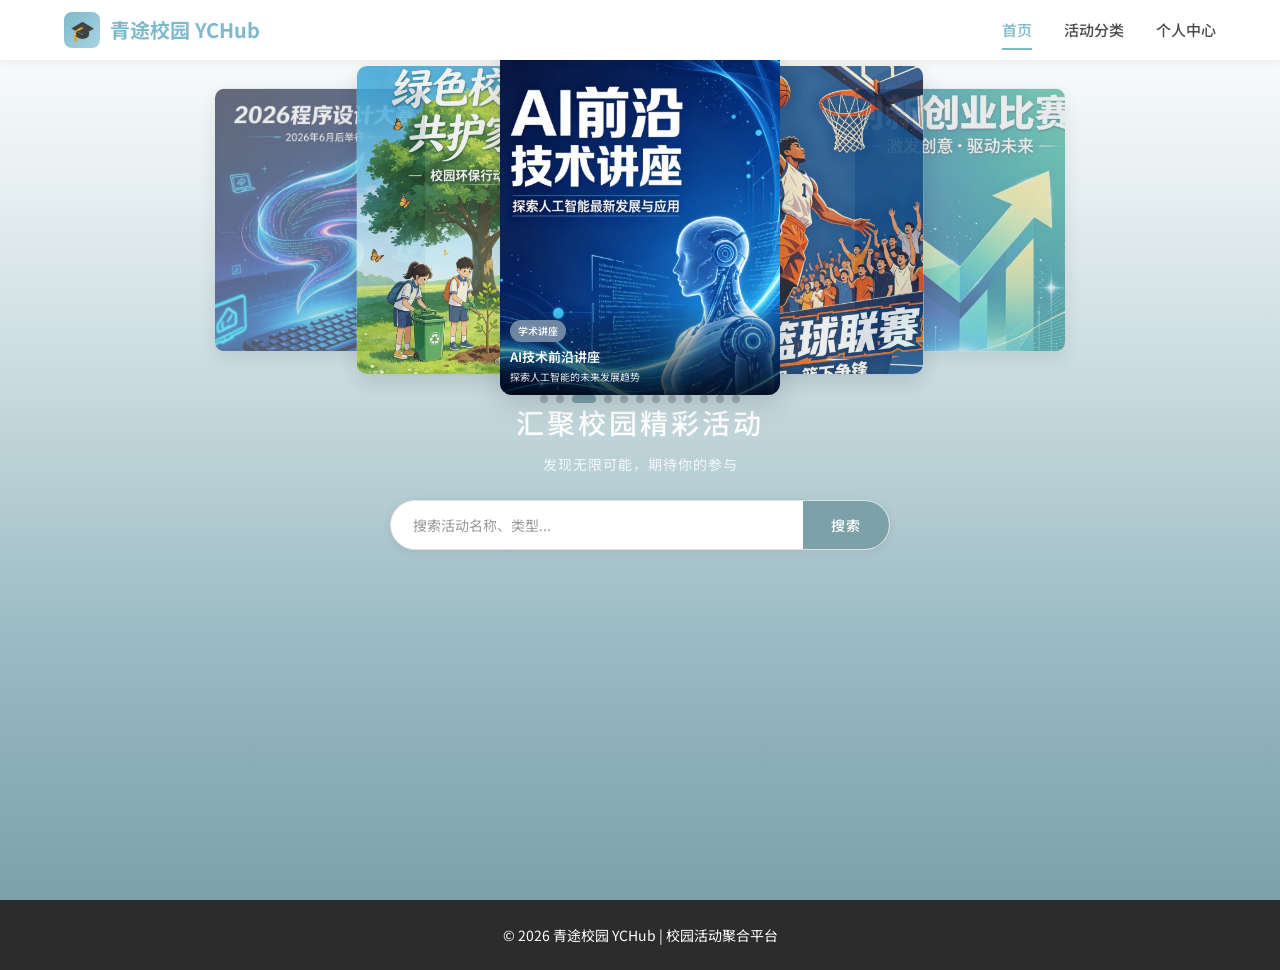
<file: index.html>
<!DOCTYPE html>
<html lang="zh-CN">
<head>
  <meta charset="UTF-8">
  <meta name="viewport" content="width=device-width, initial-scale=1.0">
  <meta name="description" content="青途校园 YCHub - 汇聚校园精彩活动，发现无限可能">
  <title>青途校园 YCHub - 首页</title>
  <link rel="stylesheet" href="style.css">
  <style>
    /* ============================================
       首页专用样式 - 天青色国风主题（紧凑版）
       ============================================ */
    
    /* 页面整体背景 - 天青色渐变布满全屏 */
    .home-page {
      background: linear-gradient(to top, #7BA1A9 0%, #9BBCC4 30%, #C5D8DC 55%, #E8F0F2 80%, #FFFFFF 100%);
      min-height: 100vh;
      padding: 0;
    }
    
    /* 内容容器 */
    .hero-card {
      max-width: 1400px;
      margin: 0 auto;
      padding: 60px 40px 30px;
    }
    
    /* ===== 轮播图区域 ===== */
    .carousel-wrapper {
      position: relative;
      max-width: 1200px;
      margin: 0 auto;
      height: 320px;
      perspective: 1200px;
    }
    
    /* 轮播轨道 */
    .carousel-track {
      position: relative;
      width: 100%;
      height: 100%;
      display: flex;
      align-items: center;
      justify-content: center;
    }
    
    /* 轮播项基础样式 */
    .carousel-item {
      position: absolute;
      width: 280px;
      height: 350px;
      border-radius: 12px;
      overflow: hidden;
      box-shadow: 0 8px 25px rgba(0,0,0,0.15);
      transition: all 0.4s cubic-bezier(0.25, 0.1, 0.25, 1);
      cursor: pointer;
      background: #fff;
      text-decoration: none;
      display: block;
    }

    /* ===== 初始展开动画状态 ===== */
    /* 初始状态：所有海报在中间堆叠（缩小+透明） */
    .carousel-item.initial-stack {
      transform: translateX(0) scale(0.6);
      z-index: 1;
      opacity: 0;
    }

    /* 初始状态：中间海报（稍微放大准备展开） */
    .carousel-item.initial-center {
      transform: translateX(0) scale(0.85);
      z-index: 10;
      opacity: 1;
    }

    /* 初始状态：左侧第一层（准备展开） */
    .carousel-item.initial-left-1 {
      transform: translateX(-40px) scale(0.75);
      z-index: 5;
      opacity: 0.7;
    }

    /* 初始状态：左侧第二层（准备展开） */
    .carousel-item.initial-left-2 {
      transform: translateX(-60px) scale(0.65);
      z-index: 3;
      opacity: 0.5;
    }

    /* 初始状态：右侧第一层（准备展开） */
    .carousel-item.initial-right-1 {
      transform: translateX(40px) scale(0.75);
      z-index: 5;
      opacity: 0.7;
    }

    /* 初始状态：右侧第二层（准备展开） */
    .carousel-item.initial-right-2 {
      transform: translateX(60px) scale(0.65);
      z-index: 3;
      opacity: 0.5;
    }
    
    .carousel-item:hover {
      text-decoration: none;
    }
    
    .carousel-item img {
      width: 100%;
      height: 100%;
      object-fit: cover;
      display: block;
      background: linear-gradient(135deg, #e0e0e0 0%, #f0f0f0 50%, #e0e0e0 100%);
    }
    
    /* 图片加载失败时的占位样式 */
    .carousel-item img::before {
      content: '📷';
      position: absolute;
      top: 50%;
      left: 50%;
      transform: translate(-50%, -50%);
      font-size: 40px;
      opacity: 0.3;
    }
    
    /* 轮播项层叠位置定义 - 5层深度，水平层叠重叠效果 */
    /* 最左侧（第2层） */
    .carousel-item.level-2-left {
      transform: translateX(-320px) scale(0.75);
      z-index: 3;
      opacity: 0.6;
      filter: brightness(0.9);
    }
    
    /* 左侧（第1层） */
    .carousel-item.level-1-left {
      transform: translateX(-160px) scale(0.88);
      z-index: 5;
      opacity: 0.85;
      filter: brightness(0.95);
    }
    
    /* 中间激活项 */
    .carousel-item.active {
      transform: translateX(0) scale(1);
      z-index: 10;
      opacity: 1;
      box-shadow: 0 8px 30px rgba(0,0,0,0.15);
    }
    
    /* 右侧（第1层） */
    .carousel-item.level-1-right {
      transform: translateX(160px) scale(0.88);
      z-index: 5;
      opacity: 0.85;
      filter: brightness(0.95);
    }
    
    /* 最右侧（第2层） */
    .carousel-item.level-2-right {
      transform: translateX(320px) scale(0.75);
      z-index: 3;
      opacity: 0.6;
      filter: brightness(0.9);
    }
    
    /* 右侧滑出（正在向右滑出画面） */
    .carousel-item.sliding-out-right {
      transform: translateX(500px) scale(0.6);
      z-index: 2;
      opacity: 0;
      filter: brightness(0.85);
    }
    
    /* 左侧滑出（正在向左滑出画面） */
    .carousel-item.sliding-out-left {
      transform: translateX(-500px) scale(0.6);
      z-index: 2;
      opacity: 0;
      filter: brightness(0.85);
    }
    
    /* 右侧进入（正在从右侧进入） */
    .carousel-item.entering-from-right {
      transform: translateX(500px) scale(0.6);
      z-index: 2;
      opacity: 0;
      filter: brightness(0.85);
    }
    
    /* 左侧进入（正在从左侧进入） */
    .carousel-item.entering-from-left {
      transform: translateX(-500px) scale(0.6);
      z-index: 2;
      opacity: 0;
      filter: brightness(0.85);
    }
    
    /* 隐藏项 */
    .carousel-item.hidden {
      transform: translateX(0) scale(0.5);
      z-index: 1;
      opacity: 0;
    }
    
    /* 轮播内容遮罩 - 仅激活项显示 */
    .carousel-content {
      position: absolute;
      bottom: 0;
      left: 0;
      right: 0;
      padding: 12px 10px;
      background: linear-gradient(transparent, rgba(0,0,0,0.75));
      color: white;
      opacity: 0;
      transition: opacity 0.3s ease;
    }
    
    .carousel-item.active .carousel-content {
      opacity: 1;
    }
    
    /* 活动标签 */
    .carousel-tag {
      display: inline-block;
      padding: 3px 8px;
      background: rgba(123, 161, 169, 0.9);
      border-radius: 12px;
      font-size: 10px;
      font-weight: 500;
      margin-bottom: 5px;
    }
    
    .carousel-tag.tag-competition { background: rgba(91, 140, 140, 0.9); }
    .carousel-tag.tag-volunteer { background: rgba(139, 169, 123, 0.9); }
    .carousel-tag.tag-lecture { background: rgba(123, 145, 169, 0.9); }
    .carousel-tag.tag-sports { background: rgba(169, 140, 123, 0.9); }
    
    /* 活动标题 */
    .carousel-item-title {
      font-size: 13px;
      font-weight: 600;
      margin-bottom: 2px;
      white-space: nowrap;
      overflow: hidden;
      text-overflow: ellipsis;
    }
    
    /* 活动描述 */
    .carousel-item-desc {
      font-size: 10px;
      opacity: 0.9;
      line-height: 1.3;
      white-space: nowrap;
      overflow: hidden;
      text-overflow: ellipsis;
    }
    
    /* 轮播指示器 */
    .carousel-indicators {
      display: flex;
      justify-content: center;
      gap: 8px;
      margin-top: 15px;
    }
    
    .indicator {
      width: 8px;
      height: 8px;
      border-radius: 50%;
      background: rgba(0, 0, 0, 0.2);
      cursor: pointer;
      transition: all 0.3s ease;
    }
    
    .indicator.active {
      background: #7BA1A9;
      width: 24px;
      border-radius: 4px;
    }
    
    .indicator:hover {
      background: rgba(0, 0, 0, 0.35);
    }
    
    /* ===== 搜索区域 - 在统一卡片内 ===== */
    .search-area {
      padding: 20px 0 0;
      text-align: center;
    }
    
    .search-title {
      font-size: 28px;
      font-weight: 500;
      color: #FFFFFF;
      margin-bottom: 8px;
      letter-spacing: 3px;
    }
    
    .search-subtitle {
      font-size: 14px;
      color: rgba(255, 255, 255, 0.85);
      margin-bottom: 25px;
      letter-spacing: 1px;
    }
    
    /* 搜索框容器 */
    .search-box-wrapper {
      max-width: 500px;
      margin: 0 auto;
    }
    
    /* 搜索框 */
    .search-box {
      display: flex;
      background: #FFFFFF;
      border-radius: 40px;
      box-shadow: 0 2px 10px rgba(0, 0, 0, 0.08);
      overflow: hidden;
      border: 1px solid #E0E0E0;
      transition: box-shadow 0.3s ease;
    }
    
    .search-box:focus-within {
      box-shadow: 0 4px 20px rgba(0, 0, 0, 0.12);
    }
    
    .search-input {
      flex: 1;
      padding: 14px 22px;
      border: none;
      outline: none;
      font-size: 14px;
      color: #333333;
      background: transparent;
    }
    
    .search-input::placeholder {
      color: #999999;
    }
    
    /* 搜索按钮 */
    .search-btn {
      padding: 14px 28px;
      background: #7BA1A9;
      color: white;
      font-size: 14px;
      font-weight: 500;
      border: none;
      cursor: pointer;
      transition: all 0.3s ease;
      letter-spacing: 1px;
    }
    
    .search-btn:hover {
      background: #6B9199;
      padding: 14px 32px;
    }
    
    /* ===== 搜索结果区域 ===== */
    .search-results-section {
      margin-top: 40px;
      padding-top: 30px;
      border-top: 1px solid rgba(255, 255, 255, 0.3);
    }
    
    .search-results-header {
      display: flex;
      justify-content: space-between;
      align-items: center;
      margin-bottom: 20px;
    }
    
    .search-results-title {
      font-size: 20px;
      font-weight: 600;
      color: #FFFFFF;
    }
    
    .search-results-count {
      font-size: 14px;
      color: rgba(255, 255, 255, 0.8);
    }
    
    .clear-search-btn {
      padding: 8px 16px;
      background: rgba(255, 255, 255, 0.2);
      color: white;
      border: 1px solid rgba(255, 255, 255, 0.3);
      border-radius: 20px;
      font-size: 13px;
      cursor: pointer;
      transition: all 0.3s ease;
    }
    
    .clear-search-btn:hover {
      background: rgba(255, 255, 255, 0.3);
    }
    
    /* 搜索结果网格 */
    .search-results-grid {
      display: grid;
      grid-template-columns: repeat(4, 1fr);
      gap: 20px;
    }
    
    .search-result-card {
      background: #FFFFFF;
      border-radius: 12px;
      overflow: hidden;
      box-shadow: 0 4px 15px rgba(0, 0, 0, 0.1);
      transition: all 0.3s ease;
      cursor: pointer;
      text-decoration: none;
      display: block;
    }
    
    .search-result-card:hover {
      transform: translateY(-6px);
      box-shadow: 0 8px 25px rgba(0, 0, 0, 0.15);
    }
    
    .search-result-card:hover .search-result-title {
      color: #7BA1A9;
    }
    
    .search-result-image {
      width: 100%;
      height: 140px;
      object-fit: cover;
      display: block;
    }
    
    .search-result-content {
      padding: 15px;
    }
    
    .search-result-tag {
      display: inline-block;
      padding: 3px 10px;
      border-radius: 12px;
      font-size: 11px;
      font-weight: 500;
      margin-bottom: 8px;
    }
    
    .search-result-tag.tag-competition { background: rgba(91, 140, 140, 0.15); color: #5B8C8C; }
    .search-result-tag.tag-volunteer { background: rgba(139, 169, 123, 0.15); color: #8BA97B; }
    .search-result-tag.tag-lecture { background: rgba(123, 145, 169, 0.15); color: #7B91A9; }
    .search-result-tag.tag-sports { background: rgba(169, 140, 123, 0.15); color: #A98C7B; }
    .search-result-tag.tag-recruitment { background: rgba(169, 123, 145, 0.15); color: #A97B91; }
    
    .search-result-title {
      font-size: 15px;
      font-weight: 600;
      color: #333333;
      margin-bottom: 8px;
      line-height: 1.4;
      transition: color 0.3s ease;
      display: -webkit-box;
      -webkit-line-clamp: 2;
      -webkit-box-orient: vertical;
      overflow: hidden;
    }
    
    .search-result-meta {
      font-size: 12px;
      color: #888888;
      display: flex;
      flex-direction: column;
      gap: 4px;
    }
    
    .search-result-meta-item {
      display: flex;
      align-items: center;
      gap: 5px;
    }
    
    /* 搜索高亮 */
    .highlight {
      background: rgba(123, 161, 169, 0.3);
      padding: 0 2px;
      border-radius: 2px;
      font-weight: 600;
    }
    
    /* 空状态 */
    .search-empty-state {
      text-align: center;
      padding: 50px 20px;
      color: rgba(255, 255, 255, 0.9);
    }
    
    .search-empty-icon {
      font-size: 60px;
      margin-bottom: 20px;
      opacity: 0.7;
    }
    
    .search-empty-title {
      font-size: 20px;
      font-weight: 600;
      margin-bottom: 10px;
    }
    
    .search-empty-desc {
      font-size: 14px;
      opacity: 0.8;
    }
    
    .search-suggestions {
      margin-top: 20px;
    }
    
    .search-suggestions-title {
      font-size: 13px;
      margin-bottom: 12px;
      opacity: 0.9;
    }
    
    .search-suggestion-tags {
      display: flex;
      flex-wrap: wrap;
      justify-content: center;
      gap: 10px;
    }
    
    .search-suggestion-tag {
      padding: 8px 16px;
      background: rgba(255, 255, 255, 0.2);
      border: 1px solid rgba(255, 255, 255, 0.3);
      border-radius: 20px;
      font-size: 13px;
      color: white;
      cursor: pointer;
      transition: all 0.3s ease;
    }
    
    .search-suggestion-tag:hover {
      background: rgba(255, 255, 255, 0.3);
      transform: translateY(-2px);
    }
    
    /* 搜索加载状态 */
    .search-loading {
      text-align: center;
      padding: 40px;
      color: rgba(255, 255, 255, 0.9);
    }
    
    .search-loading-spinner {
      width: 40px;
      height: 40px;
      border: 3px solid rgba(255, 255, 255, 0.3);
      border-top-color: white;
      border-radius: 50%;
      animation: spin 0.8s linear infinite;
      margin: 0 auto 15px;
    }
    
    @keyframes spin {
      to { transform: rotate(360deg); }
    }
    
    /* 隐藏状态 */
    .hidden {
      display: none !important;
    }
    
    /* 响应式适配 */
    @media (max-width: 1200px) {
      .search-results-grid {
        grid-template-columns: repeat(3, 1fr);
      }
    }
    
    @media (max-width: 992px) {
      .search-results-grid {
        grid-template-columns: repeat(2, 1fr);
      }
    }
    
    @media (max-width: 768px) {
      .carousel-wrapper {
        height: 220px;
      }
      
      .carousel-item {
        width: 150px;
        height: 190px;
      }
      
      .carousel-item.level-2-left {
        transform: translateX(-200px) scale(0.65);
      }
      
      .carousel-item.level-1-left {
        transform: translateX(-110px) scale(0.8);
      }
      
      .carousel-item.level-1-right {
        transform: translateX(110px) scale(0.8);
      }
      
      .carousel-item.level-2-right {
        transform: translateX(200px) scale(0.65);
      }
      
      .search-title {
        font-size: 26px;
      }
      
      .search-results-grid {
        grid-template-columns: 1fr;
      }
      
      .search-results-header {
        flex-direction: column;
        gap: 15px;
        align-items: flex-start;
      }
    }
  </style>
</head>
<body>
  <!-- 顶部导航栏 -->
  <nav class="navbar">
    <div class="container">
      <a href="index.html" class="navbar-brand">
        <div class="navbar-brand-icon">🎓</div>
        <span>青途校园 YCHub</span>
      </a>
      <div class="navbar-menu">
        <a href="index.html" class="navbar-item active">首页</a>
        <a href="classify.html" class="navbar-item">活动分类</a>
        <a href="user.html" class="navbar-item">个人中心</a>
      </div>
    </div>
  </nav>

  <!-- 页面内容 - 统一的天青色渐变背景卡片 -->
  <main class="page-wrapper home-page">
    <div class="hero-card">
      <!-- 热门活动轮播图 -->
      <div class="carousel-wrapper">
        <div class="carousel-track" id="carouselTrack">
          <!-- 轮播图项目 - 所有12张海报 -->
          <a href="detail.html?id=1" class="carousel-item" data-index="0">
            <img src="images/posters/programming-contest.jpg" alt="第18届程序设计大赛">
            <div class="carousel-content">
              <span class="carousel-tag tag-competition">学科竞赛</span>
              <h3 class="carousel-item-title">第18届程序设计大赛</h3>
              <p class="carousel-item-desc">展示编程才华，与全校高手同台竞技</p>
            </div>
          </a>

          <a href="detail.html?id=2" class="carousel-item" data-index="1">
            <img src="images/posters/environmental-action.jpg" alt="校园环保志愿行动">
            <div class="carousel-content">
              <span class="carousel-tag tag-volunteer">志愿公益</span>
              <h3 class="carousel-item-title">校园环保志愿行动</h3>
              <p class="carousel-item-desc">用行动守护绿色校园，共建美好环境</p>
            </div>
          </a>

          <a href="detail.html?id=3" class="carousel-item" data-index="2">
            <img src="images/posters/ai-lecture.jpg" alt="AI技术前沿讲座">
            <div class="carousel-content">
              <span class="carousel-tag tag-lecture">学术讲座</span>
              <h3 class="carousel-item-title">AI技术前沿讲座</h3>
              <p class="carousel-item-desc">探索人工智能的未来发展趋势</p>
            </div>
          </a>

          <a href="detail.html?id=4" class="carousel-item" data-index="3">
            <img src="images/posters/basketball-league.jpg" alt="校园篮球联赛">
            <div class="carousel-content">
              <span class="carousel-tag tag-sports">社团文体</span>
              <h3 class="carousel-item-title">校园篮球联赛</h3>
              <p class="carousel-item-desc">热血青春，挥洒汗水，为荣誉而战</p>
            </div>
          </a>

          <a href="detail.html?id=5" class="carousel-item" data-index="4">
            <img src="images/posters/innovation-contest.jpg" alt="创新创业大赛">
            <div class="carousel-content">
              <span class="carousel-tag tag-competition">学科竞赛</span>
              <h3 class="carousel-item-title">创新创业大赛</h3>
              <p class="carousel-item-desc">点燃创业梦想，实现创新价值</p>
            </div>
          </a>

          <a href="detail.html?id=6" class="carousel-item" data-index="5">
            <img src="images/posters/volunteer-recruitment.jpg" alt="公益支教志愿者招募">
            <div class="carousel-content">
              <span class="carousel-tag tag-volunteer">志愿公益</span>
              <h3 class="carousel-item-title">公益支教志愿者招募</h3>
              <p class="carousel-item-desc">用知识点亮希望，用爱心温暖童心</p>
            </div>
          </a>

          <a href="detail.html?id=7" class="carousel-item" data-index="6">
            <img src="images/posters/cybersecurity-contest.jpg" alt="网络安全技能大赛">
            <div class="carousel-content">
              <span class="carousel-tag tag-competition">学科竞赛</span>
              <h3 class="carousel-item-title">网络安全技能大赛</h3>
              <p class="carousel-item-desc">守护网络安全，锤炼技术实力</p>
            </div>
          </a>

          <a href="detail.html?id=8" class="carousel-item" data-index="7">
            <img src="images/posters/electronic-design.jpg" alt="电子设计竞赛">
            <div class="carousel-content">
              <span class="carousel-tag tag-competition">学科竞赛</span>
              <h3 class="carousel-item-title">电子设计竞赛</h3>
              <p class="carousel-item-desc">创新电子设计，展现工程魅力</p>
            </div>
          </a>

          <a href="detail.html?id=9" class="carousel-item" data-index="8">
            <img src="images/posters/engineering-training.jpg" alt="工程训练综合能力竞赛">
            <div class="carousel-content">
              <span class="carousel-tag tag-competition">学科竞赛</span>
              <h3 class="carousel-item-title">工程训练综合能力竞赛</h3>
              <p class="carousel-item-desc">综合实践能力的大比拼</p>
            </div>
          </a>

          <a href="detail.html?id=10" class="carousel-item" data-index="9">
            <img src="images/posters/industrial-design.jpg" alt="工业设计大赛">
            <div class="carousel-content">
              <span class="carousel-tag tag-competition">学科竞赛</span>
              <h3 class="carousel-item-title">工业设计大赛</h3>
              <p class="carousel-item-desc">创意与美的完美结合</p>
            </div>
          </a>

          <a href="detail.html?id=11" class="carousel-item" data-index="10">
            <img src="images/posters/mobile-app-contest.jpg" alt="移动应用创新赛">
            <div class="carousel-content">
              <span class="carousel-tag tag-competition">学科竞赛</span>
              <h3 class="carousel-item-title">移动应用创新赛</h3>
              <p class="carousel-item-desc">移动时代，创意无限</p>
            </div>
          </a>

          <a href="detail.html?id=12" class="carousel-item" data-index="11">
            <img src="images/posters/physics-contest.jpg" alt="大学生物理竞赛">
            <div class="carousel-content">
              <span class="carousel-tag tag-competition">学科竞赛</span>
              <h3 class="carousel-item-title">大学生物理竞赛</h3>
              <p class="carousel-item-desc">探索物理奥秘，激发科学兴趣</p>
            </div>
          </a>
        </div>
        
        <!-- 轮播指示器 -->
        <div class="carousel-indicators" id="carouselIndicators">
          <!-- 由JS动态生成12个指示器 -->
        </div>
      </div>

      <!-- 搜索区域 - 与轮播在同一卡片内 -->
      <div class="search-area">
        <h1 class="search-title">汇聚校园精彩活动</h1>
        <p class="search-subtitle">发现无限可能，期待你的参与</p>
        
        <div class="search-box-wrapper">
          <div class="search-box">
            <input 
              type="text" 
              class="search-input" 
              id="searchInput"
              placeholder="搜索活动名称、类型..."
              aria-label="搜索活动"
              autocomplete="off"
            >
            <button class="search-btn" type="button" id="searchBtn">搜索</button>
          </div>
        </div>
      </div>
      
      <!-- 搜索结果区域 -->
      <div class="search-results-section hidden" id="searchResultsSection">
        <div class="search-results-header">
          <div>
            <h2 class="search-results-title">搜索结果</h2>
            <span class="search-results-count" id="searchResultsCount"></span>
          </div>
          <button class="clear-search-btn" id="clearSearchBtn">清除搜索</button>
        </div>
        <div class="search-results-grid" id="searchResultsGrid">
          <!-- 搜索结果将动态插入这里 -->
        </div>
        <div class="search-empty-state hidden" id="searchEmptyState">
          <div class="search-empty-icon">🔍</div>
          <h3 class="search-empty-title">未找到相关活动</h3>
          <p class="search-empty-desc">试试其他关键词，或浏览下方的推荐活动</p>
          <div class="search-suggestions">
            <p class="search-suggestions-title">热门搜索：</p>
            <div class="search-suggestion-tags" id="searchSuggestionTags">
              <span class="search-suggestion-tag" data-keyword="程序设计">程序设计</span>
              <span class="search-suggestion-tag" data-keyword="志愿">志愿</span>
              <span class="search-suggestion-tag" data-keyword="讲座">讲座</span>
              <span class="search-suggestion-tag" data-keyword="招聘">招聘</span>
              <span class="search-suggestion-tag" data-keyword="篮球">篮球</span>
            </div>
          </div>
        </div>
      </div>
    </div>
  </main>

  <!-- 底部版权栏 -->
  <footer class="footer">
    <div class="container">
      <p>© 2026 青途校园 YCHub | 校园活动聚合平台</p>
    </div>
  </footer>

  <!-- ============================================
       轮播图逻辑 - 3D层叠循环海报轮播（双向循环平滑过渡版）
       ============================================ -->
  <script>
    (function() {
      /* ===== 配置参数 ===== */
      const CONFIG = {
        autoPlayInterval: 3000,  // 自动轮播间隔（毫秒）
        transitionDuration: 600  // 过渡动画时长（毫秒）
      };

      /* ===== DOM元素 ===== */
      const carouselItems = document.querySelectorAll('.carousel-item');
      const indicatorsContainer = document.getElementById('carouselIndicators');
      const totalItems = carouselItems.length;

      let currentIndex = 0;
      let autoPlayTimer = null;
      let isTransitioning = false;

      /**
       * 初始化轮播指示器
       * 根据海报数量动态生成小圆点
       */
      function initIndicators() {
        for (let i = 0; i < totalItems; i++) {
          const indicator = document.createElement('span');
          indicator.className = 'indicator' + (i === 0 ? ' active' : '');
          indicator.dataset.index = i;
          indicator.addEventListener('click', () => {
            if (!isTransitioning && i !== currentIndex) {
              const direction = i > currentIndex ? 'next' : 'prev';
              goToSlide(i, direction);
              resetAutoPlay();
            }
          });
          indicatorsContainer.appendChild(indicator);
        }
      }

      /**
       * 获取轮播项的层级位置
       * 根据与当前项的距离，分配不同的层叠位置
       * @param {number} itemIndex - 轮播项索引
       * @param {number} centerIndex - 当前中心索引
       * @returns {string} 层级类名
       */
      function getLevelClass(itemIndex, centerIndex) {
        // 计算与当前项的距离（考虑循环）
        let diff = itemIndex - centerIndex;

        // 处理循环边界，选择最短路径
        if (diff > totalItems / 2) {
          diff -= totalItems;
        } else if (diff < -totalItems / 2) {
          diff += totalItems;
        }

        // 根据距离分配层级
        switch (diff) {
          case 0:
            return 'active';
          case -1:
            return 'level-1-left';
          case 1:
            return 'level-1-right';
          case -2:
            return 'level-2-left';
          case 2:
            return 'level-2-right';
          default:
            return 'hidden';
        }
      }

      /**
       * 清除所有层级类
       */
      function clearLevelClasses(item) {
        item.classList.remove(
          'active',
          'level-1-left', 'level-1-right',
          'level-2-left', 'level-2-right',
          'sliding-out-right', 'sliding-out-left',
          'entering-from-right', 'entering-from-left',
          'initial-stack', 'initial-center',
          'initial-left-1', 'initial-left-2',
          'initial-right-1', 'initial-right-2',
          'hidden'
        );
      }

      /**
       * 更新轮播图状态（基础更新，无过渡）
       */
      function updateCarousel() {
        carouselItems.forEach((item, index) => {
          clearLevelClasses(item);
          const levelClass = getLevelClass(index, currentIndex);
          item.classList.add(levelClass);
        });

        // 更新指示器状态
        const indicators = indicatorsContainer.querySelectorAll('.indicator');
        indicators.forEach((indicator, index) => {
          indicator.classList.toggle('active', index === currentIndex);
        });
      }

      /**
       * 平滑过渡到下一张（向右切换，当前最右滑出，新图从右进入）
       */
      function slideNext() {
        if (isTransitioning) return;
        isTransitioning = true;

        const nextIndex = (currentIndex + 1) % totalItems;
        const rightLevel1Index = (currentIndex + 1) % totalItems;
        const rightLevel2Index = (currentIndex + 2) % totalItems;
        const enteringIndex = (currentIndex + 3) % totalItems;

        // 第一步：设置进入状态 - 新海报从右侧准备进入
        carouselItems.forEach((item, index) => {
          clearLevelClasses(item);

          if (index === currentIndex) {
            item.classList.add('level-1-left'); // 当前激活项向左移
          } else if (index === rightLevel1Index) {
            item.classList.add('active'); // 右侧第一张变激活
          } else if (index === rightLevel2Index) {
            item.classList.add('level-1-right'); // 右侧第二张保持
          } else if (index === enteringIndex) {
            item.classList.add('entering-from-right'); // 新海报从右侧进入
          } else if (index === (currentIndex - 1 + totalItems) % totalItems) {
            item.classList.add('sliding-out-left'); // 最左侧滑出
          } else if (index === (currentIndex - 2 + totalItems) % totalItems) {
            item.classList.add('level-2-left'); // 左侧第二层
          } else {
            item.classList.add('hidden');
          }
        });

        // 短暂延迟后执行正式过渡
        setTimeout(() => {
          carouselItems.forEach((item, index) => {
            clearLevelClasses(item);

            if (index === nextIndex) {
              item.classList.add('active');
            } else if (index === (nextIndex + 1) % totalItems) {
              item.classList.add('level-1-right');
            } else if (index === (nextIndex + 2) % totalItems) {
              item.classList.add('level-2-right');
            } else if (index === (nextIndex - 1 + totalItems) % totalItems) {
              item.classList.add('level-1-left');
            } else if (index === (nextIndex - 2 + totalItems) % totalItems) {
              item.classList.add('level-2-left');
            } else {
              item.classList.add('hidden');
            }
          });

          currentIndex = nextIndex;

          // 更新指示器
          const indicators = indicatorsContainer.querySelectorAll('.indicator');
          indicators.forEach((indicator, index) => {
            indicator.classList.toggle('active', index === currentIndex);
          });

          setTimeout(() => {
            isTransitioning = false;
          }, CONFIG.transitionDuration);
        }, 50);
      }

      /**
       * 平滑过渡到上一张（向左切换，当前最左滑出，新图从左进入）
       */
      function slidePrev() {
        if (isTransitioning) return;
        isTransitioning = true;

        const prevIndex = (currentIndex - 1 + totalItems) % totalItems;
        const leftLevel1Index = (currentIndex - 1 + totalItems) % totalItems;
        const leftLevel2Index = (currentIndex - 2 + totalItems) % totalItems;
        const enteringIndex = (currentIndex - 3 + totalItems) % totalItems;

        // 第一步：设置进入状态 - 新海报从左侧准备进入
        carouselItems.forEach((item, index) => {
          clearLevelClasses(item);

          if (index === currentIndex) {
            item.classList.add('level-1-right'); // 当前激活项向右移
          } else if (index === leftLevel1Index) {
            item.classList.add('active'); // 左侧第一张变激活
          } else if (index === leftLevel2Index) {
            item.classList.add('level-1-left'); // 左侧第二张保持
          } else if (index === enteringIndex) {
            item.classList.add('entering-from-left'); // 新海报从左侧进入
          } else if (index === (currentIndex + 1) % totalItems) {
            item.classList.add('sliding-out-right'); // 最右侧滑出
          } else if (index === (currentIndex + 2) % totalItems) {
            item.classList.add('level-2-right'); // 右侧第二层
          } else {
            item.classList.add('hidden');
          }
        });

        // 短暂延迟后执行正式过渡
        setTimeout(() => {
          carouselItems.forEach((item, index) => {
            clearLevelClasses(item);

            if (index === prevIndex) {
              item.classList.add('active');
            } else if (index === (prevIndex - 1 + totalItems) % totalItems) {
              item.classList.add('level-1-left');
            } else if (index === (prevIndex - 2 + totalItems) % totalItems) {
              item.classList.add('level-2-left');
            } else if (index === (prevIndex + 1) % totalItems) {
              item.classList.add('level-1-right');
            } else if (index === (prevIndex + 2) % totalItems) {
              item.classList.add('level-2-right');
            } else {
              item.classList.add('hidden');
            }
          });

          currentIndex = prevIndex;

          // 更新指示器
          const indicators = indicatorsContainer.querySelectorAll('.indicator');
          indicators.forEach((indicator, index) => {
            indicator.classList.toggle('active', index === currentIndex);
          });

          setTimeout(() => {
            isTransitioning = false;
          }, CONFIG.transitionDuration);
        }, 50);
      }

      /**
       * 跳转到指定幻灯片
       * @param {number} index - 目标索引
       * @param {string} direction - 方向 'next' 或 'prev'，可选
       */
      function goToSlide(index, direction) {
        if (index === currentIndex || isTransitioning) return;

        // 计算最短方向
        let diff = index - currentIndex;
        if (diff > totalItems / 2) {
          diff -= totalItems;
        } else if (diff < -totalItems / 2) {
          diff += totalItems;
        }

        // 根据方向或最短路径选择切换方式
        if (direction === 'next' || (direction !== 'prev' && diff > 0)) {
          // 需要向前移动多次
          const steps = diff > 0 ? diff : diff + totalItems;
          performMultiStepTransition(steps, 'next');
        } else {
          // 需要向后移动
          const steps = diff < 0 ? -diff : totalItems - diff;
          performMultiStepTransition(steps, 'prev');
        }
      }

      /**
       * 执行多步过渡
       */
      function performMultiStepTransition(steps, direction) {
        if (steps <= 0) return;

        let completed = 0;
        const stepInterval = setInterval(() => {
          if (completed >= steps) {
            clearInterval(stepInterval);
            return;
          }

          if (direction === 'next') {
            slideNext();
          } else {
            slidePrev();
          }
          completed++;
        }, CONFIG.transitionDuration + 100);
      }

      /**
       * 下一张幻灯片
       */
      function nextSlide() {
        slideNext();
      }

      /**
       * 上一张幻灯片
       */
      function prevSlide() {
        slidePrev();
      }

      /**
       * 开始自动轮播
       */
      function startAutoPlay() {
        autoPlayTimer = setInterval(nextSlide, CONFIG.autoPlayInterval);
      }

      /**
       * 停止自动轮播
       */
      function stopAutoPlay() {
        clearInterval(autoPlayTimer);
      }

      /**
       * 重置自动轮播（用于用户交互后）
       */
      function resetAutoPlay() {
        stopAutoPlay();
        startAutoPlay();
      }

      /**
       * 设置初始展开动画状态
       * 所有海报先在中间堆叠（缩小状态）
       */
      function setInitialState() {
        carouselItems.forEach((item, index) => {
          clearLevelClasses(item);
          item.classList.add('initial-stack');
        });
      }

      /**
       * 执行展开动画
       * 中间放大 + 两侧向左右延伸，同时进行
       */
      function performExpandAnimation() {
        return new Promise((resolve) => {
          // 同时进行：中间放大，两侧向左右延伸
          requestAnimationFrame(() => {
            carouselItems.forEach((item, index) => {
              clearLevelClasses(item);

              if (index === currentIndex) {
                item.classList.add('active');
              } else if (index === (currentIndex - 1 + totalItems) % totalItems) {
                item.classList.add('initial-left-1');
              } else if (index === (currentIndex + 1) % totalItems) {
                item.classList.add('initial-right-1');
              } else if (index === (currentIndex - 2 + totalItems) % totalItems) {
                item.classList.add('initial-left-2');
              } else if (index === (currentIndex + 2) % totalItems) {
                item.classList.add('initial-right-2');
              }
            });
          });

          // 短暂延迟后，所有可见海报同时展开到最终位置
          setTimeout(() => {
            requestAnimationFrame(() => {
              carouselItems.forEach((item, index) => {
                const isVisible =
                  index === currentIndex ||
                  index === (currentIndex - 1 + totalItems) % totalItems ||
                  index === (currentIndex + 1) % totalItems ||
                  index === (currentIndex - 2 + totalItems) % totalItems ||
                  index === (currentIndex + 2) % totalItems;

                if (isVisible) {
                  clearLevelClasses(item);
                  if (index === currentIndex) {
                    item.classList.add('active');
                  } else if (index === (currentIndex - 1 + totalItems) % totalItems) {
                    item.classList.add('level-1-left');
                  } else if (index === (currentIndex + 1) % totalItems) {
                    item.classList.add('level-1-right');
                  } else if (index === (currentIndex - 2 + totalItems) % totalItems) {
                    item.classList.add('level-2-left');
                  } else if (index === (currentIndex + 2) % totalItems) {
                    item.classList.add('level-2-right');
                  }
                } else {
                  clearLevelClasses(item);
                  item.classList.add('hidden');
                }
              });
            });

            // 动画完成后resolve
            setTimeout(resolve, 400);
          }, 50);
        });
      }

      /**
       * 初始化轮播图
       */
      async function init() {
        initIndicators();

        // 先设置初始状态（中间海报放大显示，其他在中间堆叠）
        setInitialState();

        // 等待一小段时间让用户看到中间海报
        await new Promise(resolve => setTimeout(resolve, 200));

        // 执行展开动画
        await performExpandAnimation();

        // 展开完成后隔0.25秒开始自动轮播
        setTimeout(() => {
          startAutoPlay();
        }, 250);

        // 鼠标悬停时暂停自动播放
        const carouselWrapper = document.querySelector('.carousel-wrapper');
        carouselWrapper.addEventListener('mouseenter', stopAutoPlay);
        carouselWrapper.addEventListener('mouseleave', startAutoPlay);

        // 点击轮播项切换（仅非激活项）
        carouselItems.forEach((item, index) => {
          item.addEventListener('click', (e) => {
            if (index !== currentIndex && !isTransitioning) {
              e.preventDefault(); // 阻止跳转，先切换轮播
              const direction = index > currentIndex ? 'next' : 'prev';
              goToSlide(index, direction);
              resetAutoPlay();
            }
            // 如果是当前激活项，不阻止默认行为，允许跳转
          });
        });

        // 添加键盘左右箭头支持
        document.addEventListener('keydown', (e) => {
          if (e.key === 'ArrowLeft') {
            e.preventDefault();
            prevSlide();
            resetAutoPlay();
          } else if (e.key === 'ArrowRight') {
            e.preventDefault();
            nextSlide();
            resetAutoPlay();
          }
        });

        // 添加触摸滑动支持
        let touchStartX = 0;
        let touchEndX = 0;
        const carouselTrack = document.getElementById('carouselTrack');

        carouselTrack.addEventListener('touchstart', (e) => {
          touchStartX = e.changedTouches[0].screenX;
        }, { passive: true });

        carouselTrack.addEventListener('touchend', (e) => {
          touchEndX = e.changedTouches[0].screenX;
          handleSwipe();
        }, { passive: true });

        function handleSwipe() {
          const swipeThreshold = 50;
          const diff = touchStartX - touchEndX;

          if (Math.abs(diff) > swipeThreshold) {
            if (diff > 0) {
              // 向左滑动 -> 下一张
              nextSlide();
            } else {
              // 向右滑动 -> 上一张
              prevSlide();
            }
            resetAutoPlay();
          }
        }
      }

      // 启动轮播
      init();
    })();
  </script>

  <!-- 引入公共数据文件 -->
  <script src="data.js"></script>
  <!-- 引入收藏功能模块 -->
  <script src="favorite.js"></script>

  <!-- ============================================
       搜索功能逻辑
       ============================================ -->
  <script>
    (function() {
      /* ===== 活动数据来自 data.js ===== */
      /* ===== DOM元素 ===== */
      const searchInput = document.getElementById('searchInput');
      const searchBtn = document.getElementById('searchBtn');
      const searchResultsSection = document.getElementById('searchResultsSection');
      const searchResultsGrid = document.getElementById('searchResultsGrid');
      const searchResultsCount = document.getElementById('searchResultsCount');
      const searchEmptyState = document.getElementById('searchEmptyState');
      const clearSearchBtn = document.getElementById('clearSearchBtn');
      const searchSuggestionTags = document.getElementById('searchSuggestionTags');

      /**
       * 高亮匹配文本
       * @param {string} text - 原文本
       * @param {string} keyword - 关键词
       * @returns {string} - 高亮后的HTML
       */
      function highlightText(text, keyword) {
        if (!keyword) return text;
        const regex = new RegExp(`(${escapeRegex(keyword)})`, 'gi');
        return text.replace(regex, '<span class="highlight">$1</span>');
      }

      /**
       * 转义正则特殊字符
       * @param {string} string - 输入字符串
       * @returns {string} - 转义后的字符串
       */
      function escapeRegex(string) {
        return string.replace(/[.*+?^${}()|[\]\\]/g, '\\$&');
      }

      /**
       * 生成搜索结果卡片HTML
       * @param {Object} activity - 活动数据
       * @param {string} keyword - 搜索关键词
       * @returns {string} - 卡片HTML
       */
      function generateResultCard(activity, keyword) {
        const highlightedTitle = highlightText(activity.title, keyword);
        const highlightedTag = highlightText(activity.tag, keyword);
        const isFavorited = isActivityFavorited(activity.id);
        
        return `
          <div class="search-result-card" data-id="${activity.id}">
            <button class="favorite-btn ${isFavorited ? 'favorited' : ''}" data-id="${activity.id}" onclick="toggleFavorite(event, ${activity.id})" title="${isFavorited ? '取消收藏' : '添加收藏'}">
              <span class="heart-icon">${isFavorited ? '❤️' : '🤍'}</span>
            </button>
            <a href="detail.html?id=${activity.id}" style="text-decoration: none; color: inherit; display: block;">
              <img class="search-result-image" src="images/posters/${activity.image}" alt="${activity.title}">
              <div class="search-result-content">
                <span class="search-result-tag ${activity.tagClass}">${highlightedTag}</span>
                <h3 class="search-result-title">${highlightedTitle}</h3>
                <div class="search-result-meta">
                  <div class="search-result-meta-item">
                    <span>📅</span>
                    <span>${activity.date}</span>
                  </div>
                  <div class="search-result-meta-item">
                    <span>📍</span>
                    <span>${activity.location}</span>
                  </div>
                  <div class="search-result-meta-item">
                    <span>👥</span>
                    <span>${activity.participants} 人已报名</span>
                  </div>
                </div>
              </div>
            </a>
          </div>
        `;
      }

      /**
       * 执行搜索
       * @param {string} keyword - 搜索关键词
       */
      function performSearch(keyword) {
        const trimmedKeyword = keyword.trim();
        
        if (!trimmedKeyword) {
          hideSearchResults();
          return;
        }

        // 过滤匹配的活动
        const results = activitiesData.filter(activity => {
          const searchFields = [
            activity.title,
            activity.tag,
            activity.location,
            activity.description
          ];
          return searchFields.some(field => 
            field.toLowerCase().includes(trimmedKeyword.toLowerCase())
          );
        });

        // 显示搜索结果区域
        searchResultsSection.classList.remove('hidden');
        
        // 更新结果数量
        searchResultsCount.textContent = `找到 ${results.length} 个相关活动`;

        if (results.length === 0) {
          // 显示空状态
          searchResultsGrid.classList.add('hidden');
          searchEmptyState.classList.remove('hidden');
        } else {
          // 显示结果
          searchEmptyState.classList.add('hidden');
          searchResultsGrid.classList.remove('hidden');
          searchResultsGrid.innerHTML = results.map(activity => 
            generateResultCard(activity, trimmedKeyword)
          ).join('');
        }

        // 滚动到搜索结果区域
        searchResultsSection.scrollIntoView({ behavior: 'smooth', block: 'start' });
      }

      /**
       * 隐藏搜索结果
       */
      function hideSearchResults() {
        searchResultsSection.classList.add('hidden');
        searchResultsGrid.innerHTML = '';
        searchResultsCount.textContent = '';
      }

      /**
       * 清除搜索
       */
      function clearSearch() {
        searchInput.value = '';
        hideSearchResults();
        searchInput.focus();
      }

      /* ===== 事件绑定 ===== */
      
      // 搜索按钮点击
      searchBtn.addEventListener('click', () => {
        performSearch(searchInput.value);
      });

      // 输入框回车
      searchInput.addEventListener('keypress', (e) => {
        if (e.key === 'Enter') {
          performSearch(searchInput.value);
        }
      });

      // 清除搜索按钮
      clearSearchBtn.addEventListener('click', clearSearch);

      // 热门搜索标签点击
      if (searchSuggestionTags) {
        searchSuggestionTags.addEventListener('click', (e) => {
          if (e.target.classList.contains('search-suggestion-tag')) {
            const keyword = e.target.dataset.keyword;
            searchInput.value = keyword;
            performSearch(keyword);
          }
        });
      }

      // 输入框实时搜索（防抖）
      let debounceTimer;
      searchInput.addEventListener('input', (e) => {
        clearTimeout(debounceTimer);
        const value = e.target.value;
        
        if (!value.trim()) {
          hideSearchResults();
          return;
        }
        
        debounceTimer = setTimeout(() => {
          performSearch(value);
        }, 300);
      });

      // 页面加载时检查URL参数
      function checkUrlParams() {
        const urlParams = new URLSearchParams(window.location.search);
        const searchQuery = urlParams.get('search');
        if (searchQuery) {
          searchInput.value = searchQuery;
          performSearch(searchQuery);
        }
      }

      // 初始化
      checkUrlParams();
    })();
  </script>

  <!-- 收藏功能已通过 favorite.js 引入 -->
</body>
</html>
</file>
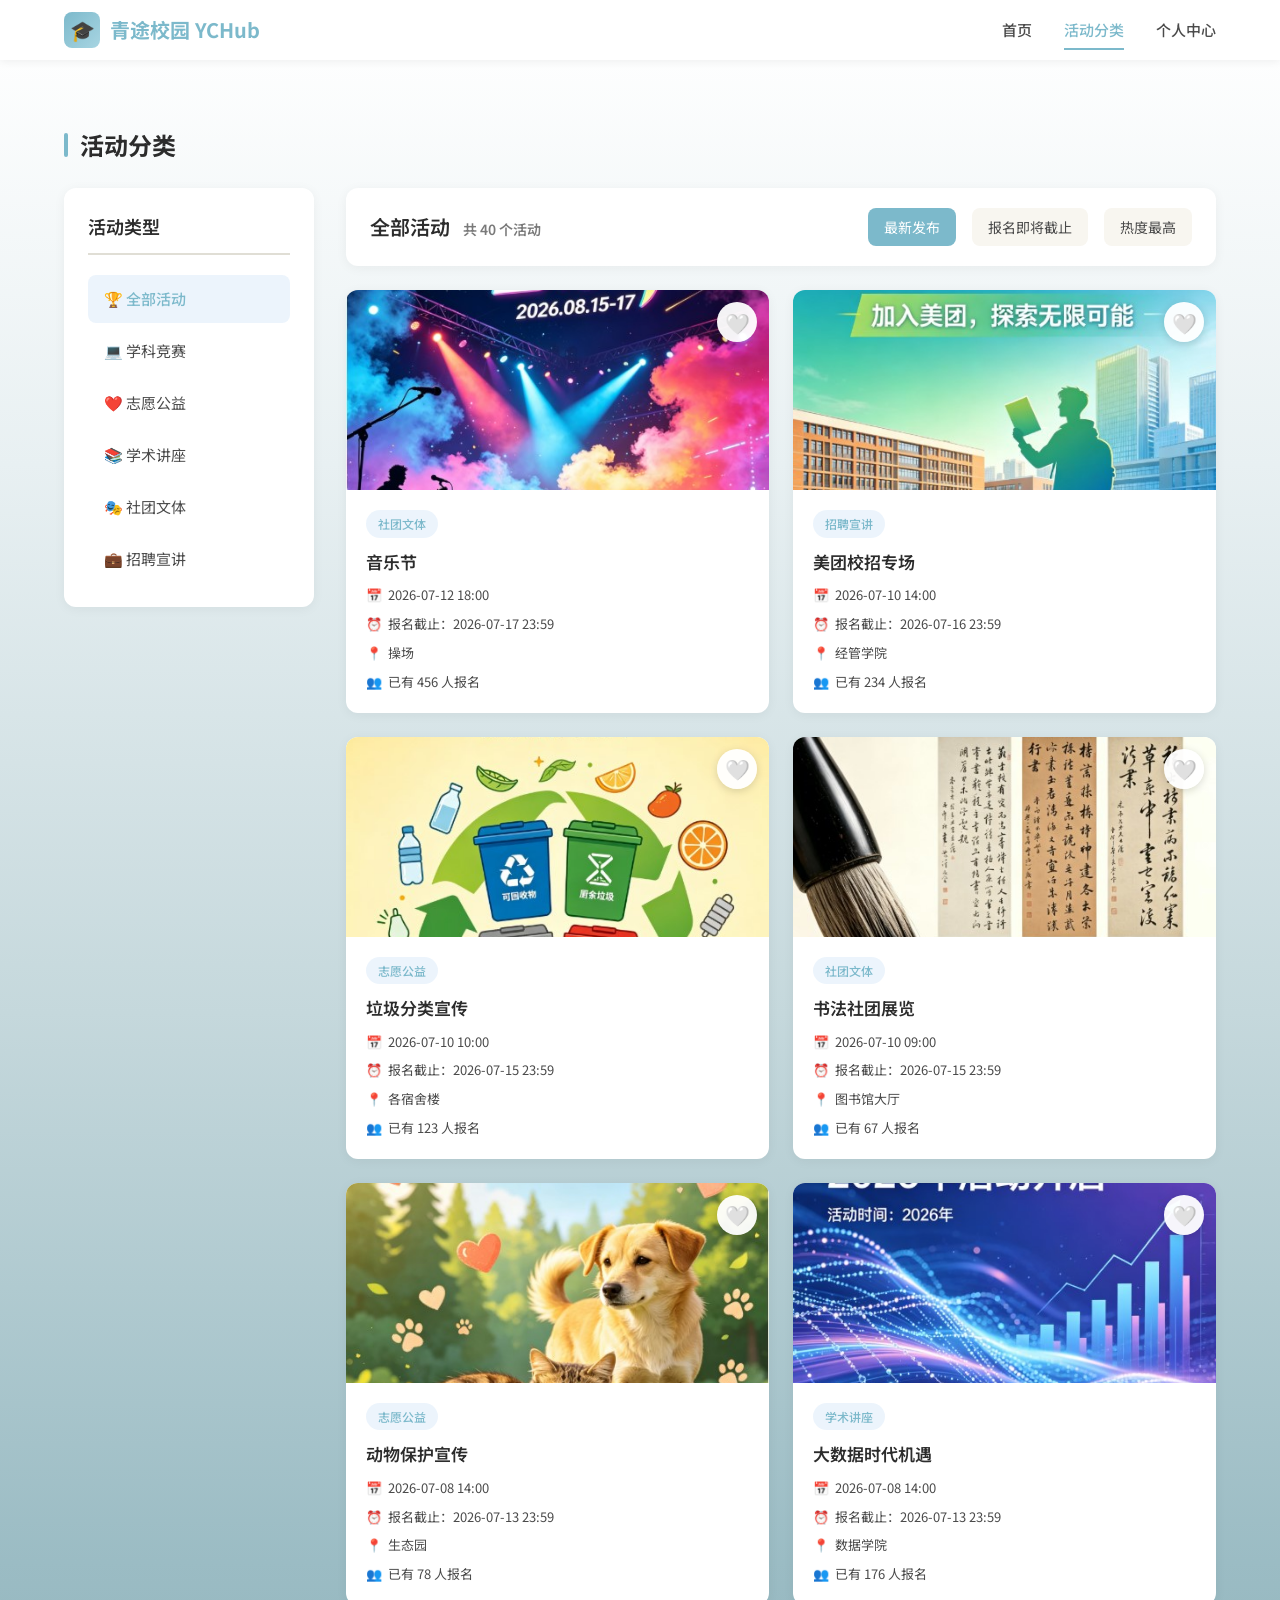
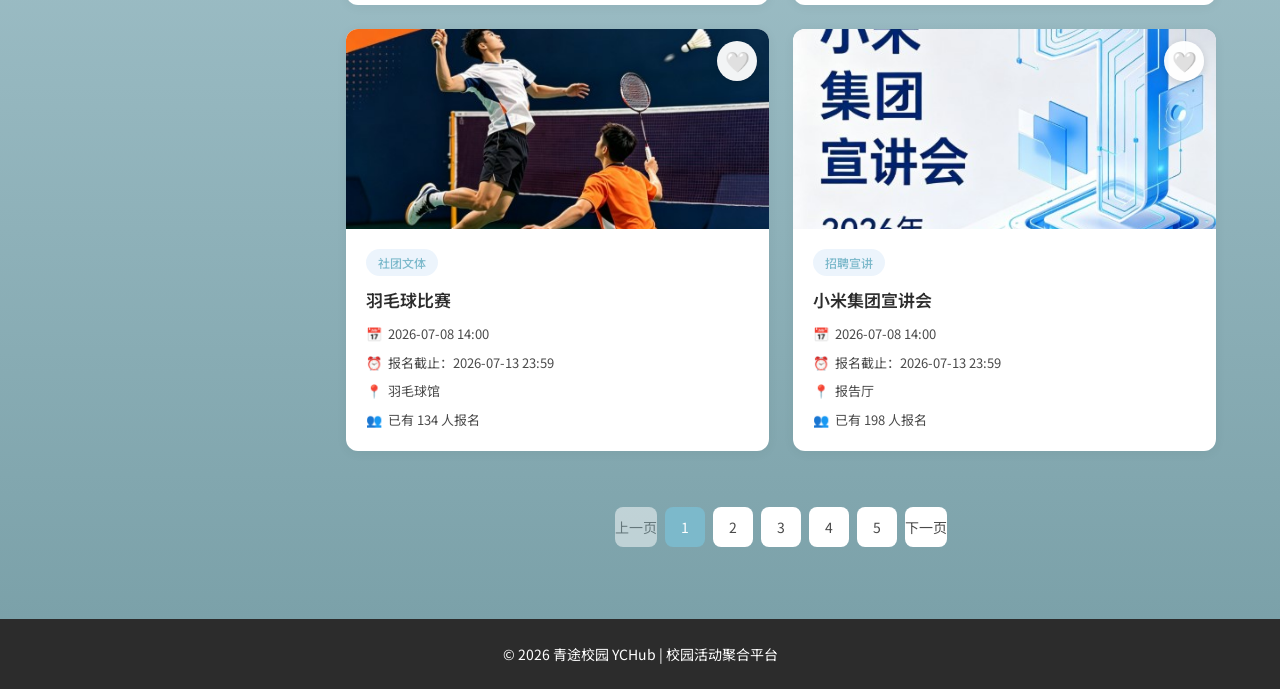
<file: classify.html>
﻿﻿﻿﻿﻿﻿﻿﻿﻿<!DOCTYPE html>
<html lang="zh-CN">
<head>
  <meta charset="UTF-8">
  <meta name="viewport" content="width=device-width, initial-scale=1.0">
  <meta name="description" content="青途校园 YCHub - 活动分类页面">
  <title>活动分类 - 青途校园 YCHub</title>
  <link rel="stylesheet" href="style.css">
  <style>
    /* 页面整体背景 - 天青色渐变 */
    .classify-page-wrapper {
      background: linear-gradient(to top, #7BA1A9 0%, #9BBCC4 30%, #C5D8DC 55%, #E8F0F2 80%, #FFFFFF 100%);
      min-height: 100vh;
    }
  </style>
</head>
<body>
  <!-- 顶部导航栏 -->
  <nav class="navbar">
    <div class="container">
      <a href="index.html" class="navbar-brand">
        <div class="navbar-brand-icon">🎓</div>
        <span>青途校园 YCHub</span>
      </a>
      <div class="navbar-menu">
        <a href="index.html" class="navbar-item">首页</a>
        <a href="classify.html" class="navbar-item active">活动分类</a>
        <a href="user.html" class="navbar-item">个人中心</a>
      </div>
    </div>
  </nav>

  <!-- 页面内容 -->
  <main class="page-wrapper classify-page-wrapper">
    <section class="classify-page">
      <div class="container">
        <h1 class="section-title">活动分类</h1>
        
        <div class="classify-layout">
          <!-- 左侧分类侧边栏 -->
          <aside class="sidebar">
            <h2 class="sidebar-title">活动类型</h2>
            <nav class="sidebar-menu">
              <div class="sidebar-item active">🏆 全部活动</div>
              <div class="sidebar-item">💻 学科竞赛</div>
              <div class="sidebar-item">❤️ 志愿公益</div>
              <div class="sidebar-item">📚 学术讲座</div>
              <div class="sidebar-item">🎭 社团文体</div>
              <div class="sidebar-item">💼 招聘宣讲</div>
            </nav>
          </aside>

          <!-- 右侧活动列表 -->
          <div class="main-content">
            <!-- 列表头部 -->
            <div class="content-header">
              <div>
                <h2 class="content-title" id="contentTitle">
                  全部活动
                  <span class="content-count" id="contentCount">共 40 个活动</span>
                </h2>
              </div>
              <div class="sort-options">
                <span class="sort-item active" data-sort="latest">最新发布</span>
                <span class="sort-item" data-sort="deadline">报名即将截止</span>
                <span class="sort-item" data-sort="hot">热度最高</span>
              </div>
            </div>

            <!-- 活动列表 -->
            <div class="activity-list">
              <!-- 活动项 1 -->
              <a href="detail.html" class="card activity-card">
                <img class="card-image" src="images/posters/programming-contest.jpg" alt="第 18 届程序设计大赛海报">
                <div class="card-content">
                  <span class="tag tag-primary activity-tag">学科竞赛</span>
                  <h3 class="activity-title">第 18 届程序设计大赛</h3>
                  <div class="activity-meta">
                    <div class="activity-meta-item">
                      <span>📅</span>
                      <span>2026-06-15 09:00</span>
                    </div>
                    <div class="activity-meta-item">
                      <span>📍</span>
                      <span>实验楼 301 机房</span>
                    </div>
                    <div class="activity-meta-item">
                      <span>👥</span>
                      <span>已有 128 人报名</span>
                    </div>
                  </div>
                </div>
              </a>

              <!-- 活动项 2 -->
              <a href="detail.html" class="card activity-card">
                <img class="card-image" src="images/posters/electronic-design.jpg" alt="电子设计大赛海报">
                <div class="card-content">
                  <span class="tag tag-primary activity-tag">学科竞赛</span>
                  <h3 class="activity-title">电子设计大赛</h3>
                  <div class="activity-meta">
                    <div class="activity-meta-item">
                      <span>📅</span>
                      <span>2026-06-12 08:00</span>
                    </div>
                    <div class="activity-meta-item">
                      <span>📍</span>
                      <span>电子实验楼</span>
                    </div>
                    <div class="activity-meta-item">
                      <span>👥</span>
                      <span>已有 95 人报名</span>
                    </div>
                  </div>
                </div>
              </a>

              <!-- 活动项 3 -->
              <a href="detail.html" class="card activity-card">
                <img class="card-image" src="images/posters/physics-contest.jpg" alt="物理创新实验竞赛海报">
                <div class="card-content">
                  <span class="tag tag-primary activity-tag">学科竞赛</span>
                  <h3 class="activity-title">物理创新实验竞赛</h3>
                  <div class="activity-meta">
                    <div class="activity-meta-item">
                      <span>📅</span>
                      <span>2026-06-18 14:00</span>
                    </div>
                    <div class="activity-meta-item">
                      <span>📍</span>
                      <span>物理实验楼</span>
                    </div>
                    <div class="activity-meta-item">
                      <span>👥</span>
                      <span>已有 72 人报名</span>
                    </div>
                  </div>
                </div>
              </a>

              <!-- 活动项 4 -->
              <a href="detail.html" class="card activity-card">
                <img class="card-image" src="images/posters/innovation-contest.jpg" alt="创新创业大赛海报">
                <div class="card-content">
                  <span class="tag tag-primary activity-tag">学科竞赛</span>
                  <h3 class="activity-title">创新创业大赛</h3>
                  <div class="activity-meta">
                    <div class="activity-meta-item">
                      <span>📅</span>
                      <span>2026-06-10 09:00</span>
                    </div>
                    <div class="activity-meta-item">
                      <span>📍</span>
                      <span>大学生活动中心</span>
                    </div>
                    <div class="activity-meta-item">
                      <span>👥</span>
                      <span>已有 156 人报名</span>
                    </div>
                  </div>
                </div>
              </a>

              <!-- 活动项 5 -->
              <a href="detail.html" class="card activity-card">
                <img class="card-image" src="images/posters/engineering-training.jpg" alt="工程训练竞赛海报">
                <div class="card-content">
                  <span class="tag tag-primary activity-tag">学科竞赛</span>
                  <h3 class="activity-title">工程训练竞赛</h3>
                  <div class="activity-meta">
                    <div class="activity-meta-item">
                      <span>📅</span>
                      <span>2026-06-22 10:00</span>
                    </div>
                    <div class="activity-meta-item">
                      <span>📍</span>
                      <span>工程训练中心</span>
                    </div>
                    <div class="activity-meta-item">
                      <span>👥</span>
                      <span>已有 64 人报名</span>
                    </div>
                  </div>
                </div>
              </a>

              <!-- 活动项 6 -->
              <a href="detail.html" class="card activity-card">
                <img class="card-image" src="images/posters/cybersecurity-contest.jpg" alt="网络安全技能大赛海报">
                <div class="card-content">
                  <span class="tag tag-primary activity-tag">学科竞赛</span>
                  <h3 class="activity-title">网络安全技能大赛</h3>
                  <div class="activity-meta">
                    <div class="activity-meta-item">
                      <span>📅</span>
                      <span>2026-06-25 13:00</span>
                    </div>
                    <div class="activity-meta-item">
                      <span>📍</span>
                      <span>信工楼 401</span>
                    </div>
                    <div class="activity-meta-item">
                      <span>👥</span>
                      <span>已有 89 人报名</span>
                    </div>
                  </div>
                </div>
              </a>

              <!-- 活动项 7 -->
              <a href="detail.html" class="card activity-card">
                <img class="card-image" src="images/posters/industrial-design.jpg" alt="工业设计大赛海报">
                <div class="card-content">
                  <span class="tag tag-primary activity-tag">学科竞赛</span>
                  <h3 class="activity-title">工业设计大赛</h3>
                  <div class="activity-meta">
                    <div class="activity-meta-item">
                      <span>📅</span>
                      <span>2026-06-28 09:00</span>
                    </div>
                    <div class="activity-meta-item">
                      <span>📍</span>
                      <span>艺术学院展厅</span>
                    </div>
                    <div class="activity-meta-item">
                      <span>👥</span>
                      <span>已有 53 人报名</span>
                    </div>
                  </div>
                </div>
              </a>

              <!-- 活动项 8 -->
              <a href="detail.html" class="card activity-card">
                <img class="card-image" src="images/posters/mobile-app-contest.jpg" alt="移动应用开发大赛海报">
                <div class="card-content">
                  <span class="tag tag-primary activity-tag">学科竞赛</span>
                  <h3 class="activity-title">移动应用开发大赛</h3>
                  <div class="activity-meta">
                    <div class="activity-meta-item">
                      <span>📅</span>
                      <span>2026-07-01 14:00</span>
                    </div>
                    <div class="activity-meta-item">
                      <span>📍</span>
                      <span>软件学院报告厅</span>
                    </div>
                    <div class="activity-meta-item">
                      <span>👥</span>
                      <span>已有 78 人报名</span>
                    </div>
                  </div>
                </div>
              </a>
            </div>

            <!-- 分页 -->
            <nav class="pagination" id="pagination">
              <!-- 分页内容由JS动态生成 -->
            </nav>
          </div>
        </div>
      </div>
    </section>
  </main>

  <!-- 底部版权栏 -->
  <footer class="footer">
    <div class="container">
      <p>© 2026 青途校园 YCHub | 校园活动聚合平台</p>
    </div>
  </footer>

  <!-- 引入公共数据文件 -->
  <script src="data.js"></script>
  <!-- 引入收藏功能模块 -->
  <script src="favorite.js"></script>

  <script>
    // ==================== 配置 ====================
    const ITEMS_PER_PAGE = 8; // 每页显示8个活动

    // ==================== 状态管理 ====================
    let currentCategory = '全部活动';
    let currentSort = 'latest';
    let currentPage = 1;
    let currentActivities = [];

    // ==================== DOM元素 ====================
    const sidebarItems = document.querySelectorAll('.sidebar-item');
    const contentTitle = document.querySelector('.content-title');
    const activityList = document.querySelector('.activity-list');
    const sortItems = document.querySelectorAll('.sort-item');
    const paginationEl = document.getElementById('pagination');

    // ==================== 工具函数 ====================
    // 获取活动ID - 使用 data.js 中的统一ID
    function getActivityId(activity) {
      return activity.id;
    }

    // 解析日期字符串为时间戳
    function parseDate(dateStr) {
      return new Date(dateStr).getTime();
    }

    // ==================== 排序功能 ====================
    // 排序函数
    function sortActivities(activities, sortType) {
      const sorted = [...activities];

      switch (sortType) {
        case 'latest':
          // 最新发布 - 按活动日期降序
          sorted.sort((a, b) => parseDate(b.date) - parseDate(a.date));
          break;
        case 'deadline':
          // 报名即将截止 - 按报名截止日期升序（越早截止越靠前）
          sorted.sort((a, b) => parseDate(a.deadline) - parseDate(b.deadline));
          break;
        case 'hot':
          // 热度最高 - 按报名人数降序
          sorted.sort((a, b) => b.participants - a.participants);
          break;
      }

      return sorted;
    }

    // ==================== 分页功能 ====================
    // 获取当前页的活动
    function getPageActivities(activities, page) {
      const start = (page - 1) * ITEMS_PER_PAGE;
      const end = start + ITEMS_PER_PAGE;
      return activities.slice(start, end);
    }

    // 获取总页数
    function getTotalPages(activities) {
      return Math.ceil(activities.length / ITEMS_PER_PAGE);
    }

    // 生成分页HTML
    function generatePagination(totalPages, currentPage) {
      if (totalPages <= 1) return '';

      let html = '';

      // 上一页按钮
      html += `<span class="pagination-item ${currentPage === 1 ? 'disabled' : ''}" data-page="${currentPage - 1}">上一页</span>`;

      // 页码按钮
      const maxVisiblePages = 5;
      let startPage = Math.max(1, currentPage - Math.floor(maxVisiblePages / 2));
      let endPage = Math.min(totalPages, startPage + maxVisiblePages - 1);

      if (endPage - startPage < maxVisiblePages - 1) {
        startPage = Math.max(1, endPage - maxVisiblePages + 1);
      }

      // 第一页
      if (startPage > 1) {
        html += `<span class="pagination-item ${1 === currentPage ? 'active' : ''}" data-page="1">1</span>`;
        if (startPage > 2) {
          html += `<span class="pagination-ellipsis">...</span>`;
        }
      }

      // 中间页码
      for (let i = startPage; i <= endPage; i++) {
        html += `<span class="pagination-item ${i === currentPage ? 'active' : ''}" data-page="${i}">${i}</span>`;
      }

      // 最后一页
      if (endPage < totalPages) {
        if (endPage < totalPages - 1) {
          html += `<span class="pagination-ellipsis">...</span>`;
        }
        html += `<span class="pagination-item ${totalPages === currentPage ? 'active' : ''}" data-page="${totalPages}">${totalPages}</span>`;
      }

      // 下一页按钮
      html += `<span class="pagination-item ${currentPage === totalPages ? 'disabled' : ''}" data-page="${currentPage + 1}">下一页</span>`;

      return html;
    }

    // ==================== 活动卡片生成 ====================
    function generateActivityCard(activity) {
      const activityId = getActivityId(activity);
      const isFavorited = isActivityFavorited(activityId);

      return `
        <div class="card activity-card" data-id="${activityId}">
          <button class="favorite-btn ${isFavorited ? 'favorited' : ''}" data-id="${activityId}" onclick="toggleFavorite(event, ${activityId})" title="${isFavorited ? '取消收藏' : '添加收藏'}">
            <span class="heart-icon">${isFavorited ? '❤️' : '🤍'}</span>
          </button>
          <a href="detail.html?id=${activityId}" style="text-decoration: none; color: inherit; display: block;">
            <img class="card-image" src="images/posters/${activity.image}" alt="${activity.title}海报">
            <div class="card-content">
              <span class="tag tag-primary activity-tag">${activity.tag}</span>
              <h3 class="activity-title">${activity.title}</h3>
              <div class="activity-meta">
                <div class="activity-meta-item">
                  <span>📅</span>
                  <span>${activity.date}</span>
                </div>
                <div class="activity-meta-item">
                  <span>⏰</span>
                  <span>报名截止：${activity.deadline}</span>
                </div>
                <div class="activity-meta-item">
                  <span>📍</span>
                  <span>${activity.location}</span>
                </div>
                <div class="activity-meta-item">
                  <span>👥</span>
                  <span>已有 ${activity.participants} 人报名</span>
                </div>
              </div>
            </div>
          </a>
        </div>
      `;
    }

    // ==================== 更新活动列表 ====================
    function updateActivityList() {
      // 获取当前分类的活动
      let activities = DataUtils.getActivitiesByCategory(currentCategory);

      // 保存当前活动列表（用于分页）
      currentActivities = activities;

      // 排序
      const sortedActivities = sortActivities(activities, currentSort);

      // 分页
      const totalPages = getTotalPages(sortedActivities);
      const pageActivities = getPageActivities(sortedActivities, currentPage);

      // 更新标题
      const count = activities.length;
      contentTitle.innerHTML = `
        ${currentCategory}
        <span class="content-count">共 ${count} 个活动</span>
      `;

      // 更新活动列表
      if (pageActivities.length > 0) {
        activityList.innerHTML = pageActivities.map(generateActivityCard).join('');
      } else {
        activityList.innerHTML = `
          <div class="no-results">
            <div class="no-results-icon">📭</div>
            <h3>暂无活动</h3>
            <p>该分类下暂时没有活动</p>
          </div>
        `;
      }

      // 更新分页
      paginationEl.innerHTML = generatePagination(totalPages, currentPage);

      // 绑定分页点击事件
      bindPaginationEvents();
    }

    // 绑定分页点击事件
    function bindPaginationEvents() {
      const pageItems = paginationEl.querySelectorAll('.pagination-item:not(.disabled)');
      pageItems.forEach(item => {
        item.addEventListener('click', function() {
          const page = parseInt(this.dataset.page);
          if (page && page !== currentPage) {
            currentPage = page;
            updateActivityList();
            // 滚动到列表顶部
            activityList.scrollIntoView({ behavior: 'smooth', block: 'start' });
          }
        });
      });
    }

    // ==================== 事件绑定 ====================
    // 分类切换
    sidebarItems.forEach(item => {
      item.addEventListener('click', function() {
        // 移除所有active类
        sidebarItems.forEach(i => i.classList.remove('active'));
        // 添加active类到当前项
        this.classList.add('active');

        // 获取分类名称（去掉emoji）
        currentCategory = this.textContent.trim().replace(/^\S+\s/, '');

        // 重置页码
        currentPage = 1;

        // 更新活动列表
        updateActivityList();
      });
    });

    // 排序切换
    sortItems.forEach(item => {
      item.addEventListener('click', function() {
        // 移除所有active类
        sortItems.forEach(i => i.classList.remove('active'));
        // 添加active类到当前项
        this.classList.add('active');

        // 获取排序类型
        currentSort = this.dataset.sort;

        // 重置页码
        currentPage = 1;

        // 更新活动列表
        updateActivityList();
      });
    });

    // ==================== 初始化 ====================
    updateActivityList();
  </script>
</body>
</html>
</file>
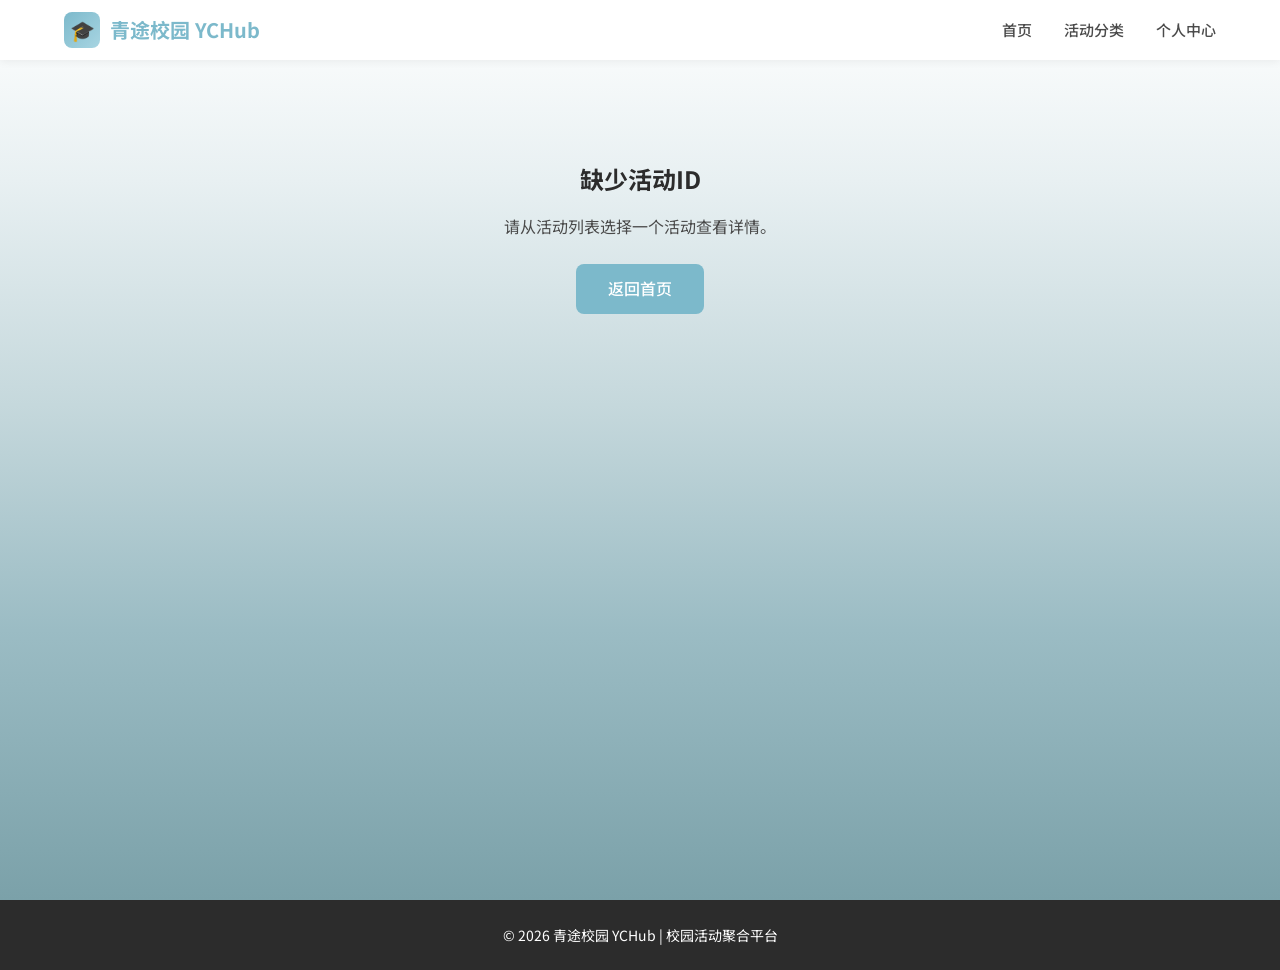
<file: detail.html>
<!DOCTYPE html>
<html lang="zh-CN">
<head>
  <meta charset="UTF-8">
  <meta name="viewport" content="width=device-width, initial-scale=1.0">
  <meta name="description" content="青途校园 YCHub - 活动详情页面">
  <title id="pageTitle">活动详情 - 青途校园 YCHub</title>
  <link rel="stylesheet" href="style.css">
  <style>
    /* 页面整体背景 - 天青色渐变 */
    .detail-page-wrapper {
      background: linear-gradient(to top, #7BA1A9 0%, #9BBCC4 30%, #C5D8DC 55%, #E8F0F2 80%, #FFFFFF 100%);
      min-height: 100vh;
    }

    /* 错误提示样式 */
    .error-message {
      text-align: center;
      padding: 60px 20px;
      color: var(--text-secondary);
    }
    .error-message h2 {
      font-size: 24px;
      margin-bottom: 16px;
      color: var(--text-primary);
    }
    .error-message p {
      margin-bottom: 24px;
    }
    .error-message .btn-primary {
      display: inline-block;
      padding: 12px 32px;
      background: var(--primary-color);
      color: white;
      text-decoration: none;
      border-radius: 8px;
      font-weight: 500;
    }

    /* 返回按钮样式 - 圆形 */
    .back-button {
      display: inline-flex;
      align-items: center;
      justify-content: center;
      width: 44px;
      height: 44px;
      background: rgba(255, 255, 255, 0.9);
      border: 1px solid var(--border-color);
      border-radius: 50%;
      color: var(--text-primary);
      text-decoration: none;
      margin-bottom: 20px;
      transition: all 0.3s ease;
      cursor: pointer;
      box-shadow: 0 2px 8px rgba(0, 0, 0, 0.08);
      padding: 0;
    }
    .back-button:hover {
      background: white;
      box-shadow: 0 4px 12px rgba(0, 0, 0, 0.15);
      transform: scale(1.05);
    }
    .back-button .back-icon {
      font-size: 40px;
      line-height: 1;
      font-weight: 300;
      text-align: center;
      width: 44px;
      height: 44px;
      display: flex;
      align-items: center;
      justify-content: center;
      padding-right: 4px;
      margin-top: -6px;
    }
  </style>
</head>
<body>
  <!-- 顶部导航栏 -->
  <nav class="navbar">
    <div class="container">
      <a href="index.html" class="navbar-brand">
        <div class="navbar-brand-icon">🎓</div>
        <span>青途校园 YCHub</span>
      </a>
      <div class="navbar-menu">
        <a href="index.html" class="navbar-item">首页</a>
        <a href="classify.html" class="navbar-item">活动分类</a>
        <a href="user.html" class="navbar-item">个人中心</a>
      </div>
    </div>
  </nav>

  <!-- 页面内容 -->
  <main class="page-wrapper detail-page-wrapper">
    <section class="detail-page">
      <div class="container">
        <!-- 动态加载的内容区域 -->
        <div id="detailContent">
          <!-- 内容将通过 JavaScript 动态加载 -->
        </div>
      </div>
    </section>
  </main>

  <!-- 底部版权栏 -->
  <footer class="footer">
    <div class="container">
      <p>© 2026 青途校园 YCHub | 校园活动聚合平台</p>
    </div>
  </footer>

  <!-- 引入数据文件和收藏功能模块 -->
  <script src="data.js"></script>
  <script src="favorite.js"></script>
  <script>
    // 详情页管理器
    const DetailPageManager = {
      // 当前活动ID
      currentActivityId: null,

      // 获取URL参数
      getUrlParam(param) {
        const urlParams = new URLSearchParams(window.location.search);
        return urlParams.get(param);
      },

      // 获取活动详情数据（扩展字段）
      getActivityDetail(id) {
        const activity = DataUtils.getActivityById(id);
        if (!activity) return null;

        // 根据活动ID返回对应的详细数据
        const detailData = this.getDetailDataById(id);

        return {
          ...activity,
          ...detailData
        };
      },

      // 根据活动类型和ID生成详细数据
      getDetailDataById(id) {
        const activity = DataUtils.getActivityById(id);
        if (!activity) return {};

        // 根据分类生成对应的详细内容
        const detailTemplates = {
          '学科竞赛': {
            organizer: '计算机科学与技术学院、校学生会',
            targetAudience: '全校本科生（建议大一至大三）',
            capacity: 150,
            contactName: '张老师（计算机学院）',
            contactPhone: '010-12345678',
            contactEmail: 'contest@example.edu.cn',
            contactQQ: '123456789',
            getDescription: (act) => `${act.title}是由计算机科学与技术学院联合校学生会共同举办的一年一度的校园学术竞赛活动。本届大赛旨在激发广大同学对程序设计的兴趣，提升编程能力和创新思维，为同学们提供一个展示才华、交流学习的平台。`,
            getSchedule: () => `
              <p>📅 <strong>08:30 - 09:00</strong>：选手签到</p>
              <p>📅 <strong>09:00 - 09:30</strong>：开幕式及赛前说明</p>
              <p>📅 <strong>09:30 - 14:30</strong>：正式比赛（5小时）</p>
              <p>📅 <strong>14:30 - 15:30</strong>：裁判评分</p>
              <p>📅 <strong>15:30 - 16:30</strong>：闭幕式及颁奖典礼</p>
            `,
            getAwards: () => `
              <p>🥇 <strong>一等奖（1名）</strong>：奖金2000元 + 荣誉证书 + 校级奖状</p>
              <p>🥈 <strong>二等奖（3名）</strong>：奖金1000元 + 荣誉证书 + 校级奖状</p>
              <p>🥉 <strong>三等奖（6名）</strong>：奖金500元 + 荣誉证书 + 校级奖状</p>
              <p>🏅 <strong>优秀奖（10名）</strong>：精美礼品 + 荣誉证书</p>
              <br>
              <p>所有参赛选手均可获得第二课堂学分0.5分，表现优异者另可获得额外的创新创业学分。</p>
            `,
            tips: [
              '请提前30分钟到达比赛场地签到',
              '比赛提供所有必要的编程环境',
              '自备学生证或一卡通作为参赛凭证',
              '比赛期间不得使用手机及网络查询',
              '报名后如无法参加，请提前3天取消'
            ]
          },
          '志愿公益': {
            organizer: '校青年志愿者协会',
            targetAudience: '全校师生',
            capacity: 50,
            contactName: '李老师（青协）',
            contactPhone: '010-87654321',
            contactEmail: 'volunteer@example.edu.cn',
            contactQQ: '987654321',
            getDescription: (act) => `${act.title}是由校青年志愿者协会组织的公益活动。我们希望通过这次活动，传递爱心，服务社会，让每一位参与者都能在实践中成长，在奉献中收获。`,
            getSchedule: () => `
              <p>📅 <strong>08:00 - 08:30</strong>：志愿者集合签到</p>
              <p>📅 <strong>08:30 - 09:00</strong>：活动前培训及分工</p>
              <p>📅 <strong>09:00 - 12:00</strong>：上午场志愿服务</p>
              <p>📅 <strong>12:00 - 13:00</strong>：午餐休息</p>
              <p>📅 <strong>13:00 - 17:00</strong>：下午场志愿服务</p>
              <p>📅 <strong>17:00 - 17:30</strong>：活动总结及合影</p>
            `,
            getAwards: () => `
              <p>🏅 <strong>志愿服务证书</strong>：所有完成服务的志愿者将获得校级志愿服务证书</p>
              <p>🏅 <strong>志愿时长认证</strong>：按实际服务时长计入第二课堂学分</p>
              <p>🏅 <strong>优秀志愿者评选</strong>：表现突出者将被评为"优秀志愿者"</p>
              <br>
              <p>参与志愿服务不仅能帮助他人，更能提升个人综合素质，为未来发展积累宝贵经验。</p>
            `,
            tips: [
              '请穿着舒适的服装和运动鞋',
              '活动当天请携带学生证签到',
              '服从组织安排，认真完成分配任务',
              '注意个人安全，有问题及时联系负责人',
              '如遇特殊情况无法参加，请提前24小时告知'
            ]
          },
          '学术讲座': {
            organizer: '各学院学术委员会',
            targetAudience: '对相关领域感兴趣的师生',
            capacity: 200,
            contactName: '王老师（学术部）',
            contactPhone: '010-11112222',
            contactEmail: 'lecture@example.edu.cn',
            contactQQ: '55556666',
            getDescription: (act) => `${act.title}是一场面向全校师生的学术交流活动。我们邀请了该领域的专家学者，为大家带来前沿的学术观点和丰富的实践经验。欢迎广大师生踊跃参加！`,
            getSchedule: () => `
              <p>📅 <strong>18:30 - 19:00</strong>：入场签到</p>
              <p>📅 <strong>19:00 - 19:10</strong>：主持人开场介绍</p>
              <p>📅 <strong>19:10 - 20:30</strong>：主讲嘉宾演讲</p>
              <p>📅 <strong>20:30 - 21:00</strong>：互动问答环节</p>
              <p>📅 <strong>21:00 - 21:15</strong>：总结及合影</p>
            `,
            getAwards: () => `
              <p>📜 <strong>学术参与证明</strong>：所有到场听众可获得学术活动参与证明</p>
              <p>📜 <strong>第二课堂学分</strong>：参与讲座可获得0.2个第二课堂学分</p>
              <p>🎁 <strong>互动礼品</strong>：积极参与问答的同学有机会获得精美礼品</p>
            `,
            tips: [
              '请提前10分钟到达会场',
              '讲座期间请将手机调至静音模式',
              '欢迎积极提问，与嘉宾互动交流',
              '可以准备纸笔记录重点内容',
              '座位有限，建议提前到场'
            ]
          },
          '社团文体': {
            organizer: '校团委、各学生社团',
            targetAudience: '全校师生',
            capacity: 100,
            contactName: '陈老师（社团联）',
            contactPhone: '010-33334444',
            contactEmail: 'club@example.edu.cn',
            contactQQ: '77778888',
            getDescription: (act) => `${act.title}是由校团委和各学生社团联合举办的文体活动。这是一个展示才华、结交朋友的绝佳平台，无论你是参与者还是观众，都能在这里感受到青春的活力和社团的魅力！`,
            getSchedule: () => `
              <p>📅 <strong>14:00 - 14:30</strong>：入场及签到</p>
              <p>📅 <strong>14:30 - 14:45</strong>：开场表演</p>
              <p>📅 <strong>14:45 - 17:00</strong>：主体活动</p>
              <p>📅 <strong>17:00 - 17:30</strong>：颁奖/总结环节</p>
              <p>📅 <strong>17:30 - 18:00</strong>：自由交流及合影</p>
            `,
            getAwards: () => `
              <p>🏆 <strong>参与奖</strong>：所有参与者均可获得精美纪念品一份</p>
              <p>🏆 <strong>优胜奖</strong>：比赛类活动设有冠亚季军奖项</p>
              <p>🏆 <strong>最佳风采奖</strong>：评选最佳表现个人或团队</p>
              <p>📜 <strong>活动证明</strong>：参与者可获得社团活动参与证明</p>
            `,
            tips: [
              '请根据活动类型穿着合适的服装',
              '建议提前到场选择最佳位置',
              '遵守活动现场秩序',
              '可以邀请朋友一起参加',
              '注意保管好个人物品'
            ]
          },
          '招聘宣讲': {
            organizer: '就业指导中心、各企业HR',
            targetAudience: '应届毕业生及有求职意向的同学',
            capacity: 300,
            contactName: '赵老师（就业中心）',
            contactPhone: '010-99990000',
            contactEmail: 'career@example.edu.cn',
            contactQQ: '111122223',
            getDescription: (act) => `${act.title}是由就业指导中心联合知名企业举办的校园招聘活动。企业HR将详细介绍公司文化、岗位需求、薪酬福利等信息，为同学们提供宝贵的求职机会。欢迎有求职意向的同学积极参加！`,
            getSchedule: () => `
              <p>📅 <strong>13:30 - 14:00</strong>：入场签到</p>
              <p>📅 <strong>14:00 - 14:10</strong>：企业宣传片播放</p>
              <p>📅 <strong>14:10 - 15:00</strong>：企业介绍及岗位说明</p>
              <p>📅 <strong>15:00 - 15:30</strong>：校友分享环节</p>
              <p>📅 <strong>15:30 - 16:30</strong>：现场答疑及简历投递</p>
              <p>📅 <strong>16:30 - 17:30</strong>：现场面试（部分岗位）</p>
            `,
            getAwards: () => `
              <p>💼 <strong>面试直通卡</strong>：现场投递简历可获得优先面试机会</p>
              <p>🎁 <strong>企业周边</strong>：参与互动可获得企业定制礼品</p>
              <p>📚 <strong>求职资料</strong>：免费领取求职指南和面试技巧手册</p>
            `,
            tips: [
              '请携带多份简历现场投递',
              '建议穿着正式，给HR留下好印象',
              '提前了解企业背景和岗位需求',
              '准备好自我介绍和常见问题回答',
              '可以准备笔记本记录重要信息'
            ]
          }
        };

        const template = detailTemplates[activity.tag];
        if (!template) return {};

        return {
          organizer: template.organizer,
          targetAudience: template.targetAudience,
          capacity: template.capacity,
          contactName: template.contactName,
          contactPhone: template.contactPhone,
          contactEmail: template.contactEmail,
          contactQQ: template.contactQQ,
          description: template.getDescription(activity),
          schedule: template.getSchedule(),
          awards: template.getAwards(),
          tips: template.tips
        };
      },

      // 渲染详情页
      renderDetailPage() {
        const id = this.getUrlParam('id');

        if (!id) {
          this.renderError('缺少活动ID', '请从活动列表选择一个活动查看详情。');
          return;
        }

        this.currentActivityId = parseInt(id);
        const activity = this.getActivityDetail(this.currentActivityId);

        if (!activity) {
          this.renderError('活动不存在', '抱歉，您查找的活动不存在或已被删除。');
          return;
        }

        // 更新页面标题
        document.getElementById('pageTitle').textContent = `${activity.title} - 青途校园 YCHub`;

        // 渲染页面内容
        const contentHtml = this.generateDetailHtml(activity);
        document.getElementById('detailContent').innerHTML = contentHtml;

        // 初始化收藏按钮状态
        this.initFavoriteButton();
      },

      // 生成详情页HTML
      generateDetailHtml(activity) {
        const isFav = FavoriteManager.isFavorited(activity.id);

        return `
          <!-- 返回按钮 -->
          <button class="back-button" onclick="history.back()" title="返回">
            <span class="back-icon">‹</span>
          </button>

          <!-- 活动头部 -->
          <header class="detail-header">
            <h1 class="detail-title">${activity.title}</h1>
          </header>

          <!-- 详情布局 -->
          <div class="detail-layout">
            <!-- 左侧主要内容 -->
            <div class="detail-main">
              <!-- 活动信息卡片 -->
              <div class="detail-card">
                <h2 class="detail-card-title">活动信息</h2>
                <div class="info-grid">
                  <div class="info-item">
                    <span class="info-label">主办单位</span>
                    <span class="info-value">${activity.organizer}</span>
                  </div>
                  <div class="info-item">
                    <span class="info-label">活动时间</span>
                    <span class="info-value">${activity.date}</span>
                  </div>
                  <div class="info-item">
                    <span class="info-label">活动地点</span>
                    <span class="info-value">${activity.location}</span>
                  </div>
                  <div class="info-item">
                    <span class="info-label">参与对象</span>
                    <span class="info-value">${activity.targetAudience}</span>
                  </div>
                  <div class="info-item">
                    <span class="info-label">报名截止</span>
                    <span class="info-value" style="color: var(--accent-color);">${activity.deadline}</span>
                  </div>
                  <div class="info-item">
                    <span class="info-label">活动容量</span>
                    <span class="info-value">${activity.capacity}人（已报名${activity.participants}人）</span>
                  </div>
                </div>
              </div>

              <!-- 活动简介 -->
              <div class="detail-card">
                <h2 class="detail-card-title">活动简介</h2>
                <div class="info-description">
                  <p>${activity.description}</p>
                </div>
              </div>

              <!-- 奖项设置 -->
              <div class="detail-card">
                <h2 class="detail-card-title">奖项设置</h2>
                <div class="info-description">
                  ${activity.awards}
                </div>
              </div>

              <!-- 活动安排 -->
              <div class="detail-card">
                <h2 class="detail-card-title">活动安排</h2>
                <div class="info-description">
                  ${activity.schedule}
                </div>
              </div>
            </div>

            <!-- 右侧侧边栏 -->
            <aside class="detail-sidebar">
              <!-- 报名卡片 -->
              <div class="sidebar-card">
                <button class="register-btn">立即报名</button>
              </div>

              <!-- 收藏卡片 -->
              <div class="sidebar-card">
                <button class="detail-favorite-btn ${isFav ? 'favorited' : ''}" id="detailFavoriteBtn" onclick="DetailPageManager.toggleFavorite()">
                  <span class="heart-icon">${isFav ? '❤️' : '🤍'}</span>
                  <span class="btn-text">${isFav ? '已收藏' : '添加收藏'}</span>
                </button>
              </div>

              <!-- 二维码卡片 -->
              <div class="sidebar-card">
                <h3 class="sidebar-card-title">扫码关注</h3>
                <div class="qr-placeholder">
                  <div class="qr-icon">📱</div>
                  <p>扫码加入活动群</p>
                  <p style="font-size: 12px; color: var(--text-muted);">获取最新活动资讯</p>
                </div>
              </div>

              <!-- 联系方式 -->
              <div class="sidebar-card">
                <h3 class="sidebar-card-title">联系方式</h3>
                <div class="contact-list">
                  <div class="contact-item">
                    <span class="contact-icon">👤</span>
                    <span>${activity.contactName}</span>
                  </div>
                  <div class="contact-item">
                    <span class="contact-icon">📞</span>
                    <span>${activity.contactPhone}</span>
                  </div>
                  <div class="contact-item">
                    <span class="contact-icon">📧</span>
                    <span>${activity.contactEmail}</span>
                  </div>
                  <div class="contact-item">
                    <span class="contact-icon">💬</span>
                    <span>咨询QQ：${activity.contactQQ}</span>
                  </div>
                </div>
              </div>

              <!-- 温馨提示 -->
              <div class="sidebar-card">
                <h3 class="sidebar-card-title">温馨提示</h3>
                <div class="tips-list">
                  ${activity.tips.map(tip => `
                    <div class="tip-item">
                      <span class="tip-icon">💡</span>
                      <span>${tip}</span>
                    </div>
                  `).join('')}
                </div>
              </div>
            </aside>
          </div>
        `;
      },

      // 渲染错误页面
      renderError(title, message) {
        document.getElementById('detailContent').innerHTML = `
          <div class="error-message">
            <h2>${title}</h2>
            <p>${message}</p>
            <a href="index.html" class="btn-primary">返回首页</a>
          </div>
        `;
      },

      // 初始化收藏按钮
      initFavoriteButton() {
        // 收藏按钮状态已在 generateDetailHtml 中设置
        // 这里可以添加额外的初始化逻辑
      },

      // 切换收藏状态
      toggleFavorite() {
        if (!this.currentActivityId) return;

        const isFav = FavoriteManager.toggleFavorite(this.currentActivityId);
        const btn = document.getElementById('detailFavoriteBtn');
        const heartIcon = btn.querySelector('.heart-icon');
        const btnText = btn.querySelector('.btn-text');

        if (isFav) {
          btn.classList.add('favorited');
          heartIcon.textContent = '❤️';
          btnText.textContent = '已收藏';
          showToast('已添加到收藏');
        } else {
          btn.classList.remove('favorited');
          heartIcon.textContent = '🤍';
          btnText.textContent = '添加收藏';
          showToast('已取消收藏');
        }

        // 更新导航栏收藏数量
        updateFavoriteBadge();
      }
    };

    // 页面加载完成后初始化
    document.addEventListener('DOMContentLoaded', function() {
      DetailPageManager.renderDetailPage();
    });
  </script>
</body>
</html>
</file>
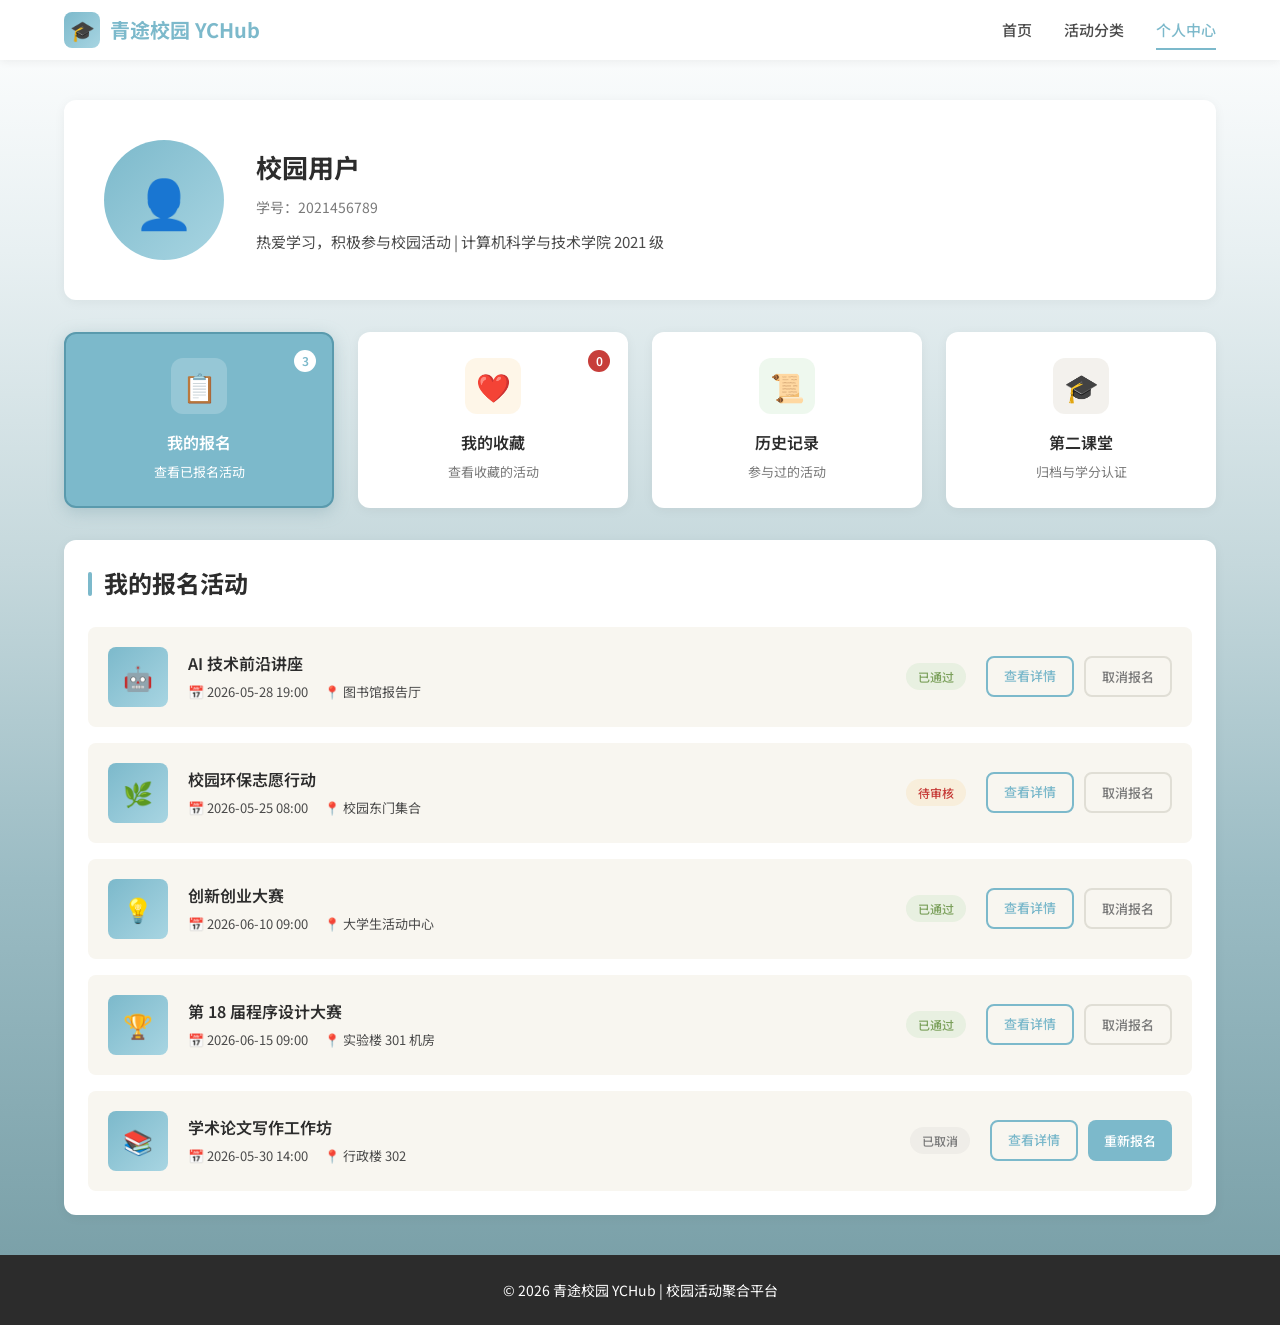
<file: user.html>
<!DOCTYPE html>
<html lang="zh-CN">
<head>
  <meta charset="UTF-8">
  <meta name="viewport" content="width=device-width, initial-scale=1.0">
  <meta name="description" content="青途校园 YCHub - 个人中心页面">
  <title>个人中心 - 青途校园 YCHub</title>
  <link rel="stylesheet" href="style.css">
  <style>
    /* 页面整体背景 - 天青色渐变 */
    .user-page-wrapper {
      background: linear-gradient(to top, #7BA1A9 0%, #9BBCC4 30%, #C5D8DC 55%, #E8F0F2 80%, #FFFFFF 100%);
      min-height: 100vh;
    }
  </style>
</head>
<body>
  <!-- 顶部导航栏 -->
  <nav class="navbar">
    <div class="container">
      <a href="index.html" class="navbar-brand">
        <div class="navbar-brand-icon">🎓</div>
        <span>青途校园 YCHub</span>
      </a>
      <div class="navbar-menu">
        <a href="index.html" class="navbar-item">首页</a>
        <a href="classify.html" class="navbar-item">活动分类</a>
        <a href="user.html" class="navbar-item active">个人中心</a>
      </div>
    </div>
  </nav>

  <!-- 页面内容 -->
  <main class="page-wrapper user-page-wrapper">
    <section class="user-page">
      <div class="container">
        <!-- 用户信息头部 -->
        <div class="user-header">
          <div class="user-avatar">👤</div>
          <div class="user-info">
            <h1 class="user-name">校园用户</h1>
            <p class="user-id">学号：2021456789</p>
            <p class="user-bio">热爱学习，积极参与校园活动 | 计算机科学与技术学院 2021 级</p>
          </div>
        </div>

        <!-- 功能菜单区 -->
        <div class="user-menu">
          <div class="menu-card active" data-section="enrolled" onclick="showSection('enrolled')">
            <span class="menu-badge">3</span>
            <div class="menu-icon blue">📋</div>
            <h3 class="menu-title">我的报名</h3>
            <p class="menu-desc">查看已报名活动</p>
          </div>
          <div class="menu-card" data-section="favorites" onclick="showSection('favorites')">
            <span class="menu-badge" id="favoriteBadge">0</span>
            <div class="menu-icon orange">❤️</div>
            <h3 class="menu-title">我的收藏</h3>
            <p class="menu-desc">查看收藏的活动</p>
          </div>
          <div class="menu-card" data-section="history" onclick="showSection('history')">
            <div class="menu-icon green">📜</div>
            <h3 class="menu-title">历史记录</h3>
            <p class="menu-desc">参与过的活动</p>
          </div>
          <div class="menu-card" data-section="credits" onclick="showSection('credits')">
            <div class="menu-icon purple">🎓</div>
            <h3 class="menu-title">第二课堂</h3>
            <p class="menu-desc">归档与学分认证</p>
          </div>
        </div>

        <!-- 我的收藏活动列表 -->
        <div class="favorites-section" id="favoritesSection" style="display: none;">
          <h2 class="section-title">我的收藏</h2>
          <div class="favorites-grid" id="favoritesGrid">
            <!-- 收藏的活动将动态插入这里 -->
          </div>
          <div class="favorites-empty" id="favoritesEmpty" style="display: none;">
            <div class="favorites-empty-icon">🤍</div>
            <h3 class="favorites-empty-title">暂无收藏活动</h3>
            <p class="favorites-empty-desc">发现感兴趣的活动，点击心形图标添加收藏</p>
            <a href="index.html" class="btn btn-primary">去发现活动</a>
          </div>
        </div>

        <!-- 已报名活动列表 -->
        <div class="enrolled-section" id="enrolledSection">
          <h2 class="section-title">我的报名活动</h2>
          <div class="enrolled-list">
            <!-- 已报名活动 1 -->
            <div class="enrolled-item">
              <div class="enrolled-icon">🤖</div>
              <div class="enrolled-info">
                <h3 class="enrolled-title">AI 技术前沿讲座</h3>
                <div class="enrolled-meta">
                  <span>📅 2026-05-28 19:00</span>
                  <span>📍 图书馆报告厅</span>
                </div>
              </div>
              <span class="enrolled-status status-approved">已通过</span>
              <div class="enrolled-actions">
                <a href="detail.html?id=3" class="btn btn-sm btn-outline">查看详情</a>
                <button class="btn btn-sm btn-outline" style="color: var(--text-muted); border-color: var(--border-color);">取消报名</button>
              </div>
            </div>

            <!-- 已报名活动 2 -->
            <div class="enrolled-item">
              <div class="enrolled-icon">🌿</div>
              <div class="enrolled-info">
                <h3 class="enrolled-title">校园环保志愿行动</h3>
                <div class="enrolled-meta">
                  <span>📅 2026-05-25 08:00</span>
                  <span>📍 校园东门集合</span>
                </div>
              </div>
              <span class="enrolled-status status-pending">待审核</span>
              <div class="enrolled-actions">
                <a href="detail.html?id=2" class="btn btn-sm btn-outline">查看详情</a>
                <button class="btn btn-sm btn-outline" style="color: var(--text-muted); border-color: var(--border-color);">取消报名</button>
              </div>
            </div>

            <!-- 已报名活动 3 -->
            <div class="enrolled-item">
              <div class="enrolled-icon">💡</div>
              <div class="enrolled-info">
                <h3 class="enrolled-title">创新创业大赛</h3>
                <div class="enrolled-meta">
                  <span>📅 2026-06-10 09:00</span>
                  <span>📍 大学生活动中心</span>
                </div>
              </div>
              <span class="enrolled-status status-approved">已通过</span>
              <div class="enrolled-actions">
                <a href="detail.html?id=5" class="btn btn-sm btn-outline">查看详情</a>
                <button class="btn btn-sm btn-outline" style="color: var(--text-muted); border-color: var(--border-color);">取消报名</button>
              </div>
            </div>

            <!-- 已报名活动 4 -->
            <div class="enrolled-item">
              <div class="enrolled-icon">🏆</div>
              <div class="enrolled-info">
                <h3 class="enrolled-title">第 18 届程序设计大赛</h3>
                <div class="enrolled-meta">
                  <span>📅 2026-06-15 09:00</span>
                  <span>📍 实验楼 301 机房</span>
                </div>
              </div>
              <span class="enrolled-status status-approved">已通过</span>
              <div class="enrolled-actions">
                <a href="detail.html?id=1" class="btn btn-sm btn-outline">查看详情</a>
                <button class="btn btn-sm btn-outline" style="color: var(--text-muted); border-color: var(--border-color);">取消报名</button>
              </div>
            </div>

            <!-- 已报名活动 5 - 学术论文写作工作坊（示例数据，链接到学术讲座） -->
            <div class="enrolled-item">
              <div class="enrolled-icon">📚</div>
              <div class="enrolled-info">
                <h3 class="enrolled-title">学术论文写作工作坊</h3>
                <div class="enrolled-meta">
                  <span>📅 2026-05-30 14:00</span>
                  <span>📍 行政楼 302</span>
                </div>
              </div>
              <span class="enrolled-status status-cancelled">已取消</span>
              <div class="enrolled-actions">
                <a href="detail.html?id=20" class="btn btn-sm btn-outline">查看详情</a>
                <button class="btn btn-sm btn-primary">重新报名</button>
              </div>
            </div>
          </div>
        </div>

        <!-- 历史记录板块 -->
        <div class="enrolled-section" id="historySection" style="display: none;">
          <h2 class="section-title">历史记录</h2>
          <div class="enrolled-list">
            <!-- 历史活动 1 - 校园马拉松比赛（示例数据，链接到社团文体） -->
            <div class="enrolled-item">
              <div class="enrolled-icon" style="background: linear-gradient(135deg, #8B7355, #A0826D);">🏃</div>
              <div class="enrolled-info">
                <h3 class="enrolled-title">校园马拉松比赛</h3>
                <div class="enrolled-meta">
                  <span>📅 2026-04-15 07:00</span>
                  <span>📍 校园操场</span>
                  <span>✅ 已完成</span>
                </div>
              </div>
              <span class="enrolled-status status-approved" style="background: rgba(123, 161, 169, 0.1); color: #7BA1A9;">已结束</span>
              <div class="enrolled-actions">
                <a href="detail.html?id=4" class="btn btn-sm btn-outline">查看详情</a>
                <button class="btn btn-sm btn-outline" style="color: var(--secondary-color); border-color: var(--secondary-color);">下载证书</button>
              </div>
            </div>

            <!-- 历史活动 2 - 校园歌手大赛决赛 -->
            <div class="enrolled-item">
              <div class="enrolled-icon" style="background: linear-gradient(135deg, #9B59B6, #BB8FCE);">🎤</div>
              <div class="enrolled-info">
                <h3 class="enrolled-title">校园歌手大赛决赛</h3>
                <div class="enrolled-meta">
                  <span>📅 2026-04-20 19:00</span>
                  <span>📍 大礼堂</span>
                  <span>✅ 已完成</span>
                </div>
              </div>
              <span class="enrolled-status status-approved" style="background: rgba(123, 161, 169, 0.1); color: #7BA1A9;">已结束</span>
              <div class="enrolled-actions">
                <a href="detail.html?id=27" class="btn btn-sm btn-outline">查看详情</a>
                <button class="btn btn-sm btn-outline" style="color: var(--secondary-color); border-color: var(--secondary-color);">下载证书</button>
              </div>
            </div>

            <!-- 历史活动 3 - 爱心献血活动 -->
            <div class="enrolled-item">
              <div class="enrolled-icon" style="background: linear-gradient(135deg, #E74C3C, #F1948A);">🩸</div>
              <div class="enrolled-info">
                <h3 class="enrolled-title">爱心献血活动</h3>
                <div class="enrolled-meta">
                  <span>📅 2026-03-05 09:00</span>
                  <span>📍 校医院</span>
                  <span>✅ 已完成</span>
                </div>
              </div>
              <span class="enrolled-status status-approved" style="background: rgba(123, 161, 169, 0.1); color: #7BA1A9;">已结束</span>
              <div class="enrolled-actions">
                <a href="detail.html?id=16" class="btn btn-sm btn-outline">查看详情</a>
                <button class="btn btn-sm btn-outline" style="color: var(--secondary-color); border-color: var(--secondary-color);">下载证书</button>
              </div>
            </div>

            <!-- 历史活动 4 - Python编程工作坊（示例数据，链接到学术讲座） -->
            <div class="enrolled-item">
              <div class="enrolled-icon" style="background: linear-gradient(135deg, #3498DB, #5DADE2);">💻</div>
              <div class="enrolled-info">
                <h3 class="enrolled-title">Python编程工作坊</h3>
                <div class="enrolled-meta">
                  <span>📅 2026-02-28 14:00</span>
                  <span>📍 计算机学院实验室</span>
                  <span>✅ 已完成</span>
                </div>
              </div>
              <span class="enrolled-status status-approved" style="background: rgba(123, 161, 169, 0.1); color: #7BA1A9;">已结束</span>
              <div class="enrolled-actions">
                <a href="detail.html?id=3" class="btn btn-sm btn-outline">查看详情</a>
                <button class="btn btn-sm btn-outline" style="color: var(--secondary-color); border-color: var(--secondary-color);">下载证书</button>
              </div>
            </div>

            <!-- 历史活动 5 - 新生迎新志愿服务（示例数据，链接到志愿公益） -->
            <div class="enrolled-item">
              <div class="enrolled-icon" style="background: linear-gradient(135deg, #F39C12, #F5B041);">🏅</div>
              <div class="enrolled-info">
                <h3 class="enrolled-title">新生迎新志愿服务</h3>
                <div class="enrolled-meta">
                  <span>📅 2025-09-01 08:00</span>
                  <span>📍 校门口</span>
                  <span>✅ 已完成</span>
                </div>
              </div>
              <span class="enrolled-status status-approved" style="background: rgba(123, 161, 169, 0.1); color: #7BA1A9;">已结束</span>
              <div class="enrolled-actions">
                <a href="detail.html?id=17" class="btn btn-sm btn-outline">查看详情</a>
                <button class="btn btn-sm btn-outline" style="color: var(--secondary-color); border-color: var(--secondary-color);">下载证书</button>
              </div>
            </div>
          </div>
        </div>

        <!-- 第二课堂认证板块 -->
        <div class="enrolled-section" id="creditsSection" style="display: none;">
          <h2 class="section-title">第二课堂学分认证</h2>
          
          <!-- 学分统计卡片 -->
          <div style="display: grid; grid-template-columns: repeat(4, 1fr); gap: 20px; margin-bottom: 32px;">
            <div style="background: linear-gradient(135deg, var(--primary-color), var(--primary-light)); border-radius: var(--radius-md); padding: 24px; text-align: center; color: white;">
              <div style="font-size: 36px; font-weight: 700; margin-bottom: 8px;">12.5</div>
              <div style="font-size: 14px; opacity: 0.9;">已获学分</div>
            </div>
            <div style="background: linear-gradient(135deg, var(--secondary-color), var(--secondary-light)); border-radius: var(--radius-md); padding: 24px; text-align: center; color: white;">
              <div style="font-size: 36px; font-weight: 700; margin-bottom: 8px;">7.5</div>
              <div style="font-size: 14px; opacity: 0.9;">还需学分</div>
            </div>
            <div style="background: linear-gradient(135deg, var(--accent-color), var(--accent-light)); border-radius: var(--radius-md); padding: 24px; text-align: center; color: white;">
              <div style="font-size: 36px; font-weight: 700; margin-bottom: 8px;">28</div>
              <div style="font-size: 14px; opacity: 0.9;">参与活动</div>
            </div>
            <div style="background: linear-gradient(135deg, #9B59B6, #BB8FCE); border-radius: var(--radius-md); padding: 24px; text-align: center; color: white;">
              <div style="font-size: 36px; font-weight: 700; margin-bottom: 8px;">156</div>
              <div style="font-size: 14px; opacity: 0.9;">志愿时长(h)</div>
            </div>
          </div>

          <!-- 学分分类明细 -->
          <div style="background: var(--bg-white); border-radius: var(--radius-md); padding: 24px; margin-bottom: 24px; box-shadow: var(--shadow-card);">
            <h3 style="font-size: 18px; font-weight: 600; margin-bottom: 20px; color: var(--text-primary);">学分分类明细</h3>
            <div style="display: flex; flex-direction: column; gap: 16px;">
              <!-- 学科竞赛 -->
              <div style="display: flex; align-items: center; gap: 16px;">
                <div style="width: 120px; font-size: 14px; color: var(--text-secondary);">学科竞赛</div>
                <div style="flex: 1; height: 8px; background: var(--bg-color); border-radius: 4px; overflow: hidden;">
                  <div style="width: 80%; height: 100%; background: linear-gradient(90deg, #4A90E2, #87CEEB); border-radius: 4px;"></div>
                </div>
                <div style="width: 60px; text-align: right; font-size: 14px; font-weight: 500; color: var(--text-primary);">4.0/5.0</div>
              </div>
              <!-- 志愿公益 -->
              <div style="display: flex; align-items: center; gap: 16px;">
                <div style="width: 120px; font-size: 14px; color: var(--text-secondary);">志愿公益</div>
                <div style="flex: 1; height: 8px; background: var(--bg-color); border-radius: 4px; overflow: hidden;">
                  <div style="width: 90%; height: 100%; background: linear-gradient(90deg, #5CB85C, #7DCB7D); border-radius: 4px;"></div>
                </div>
                <div style="width: 60px; text-align: right; font-size: 14px; font-weight: 500; color: var(--text-primary);">4.5/5.0</div>
              </div>
              <!-- 学术讲座 -->
              <div style="display: flex; align-items: center; gap: 16px;">
                <div style="width: 120px; font-size: 14px; color: var(--text-secondary);">学术讲座</div>
                <div style="flex: 1; height: 8px; background: var(--bg-color); border-radius: 4px; overflow: hidden;">
                  <div style="width: 60%; height: 100%; background: linear-gradient(90deg, #9B59B6, #BB8FCE); border-radius: 4px;"></div>
                </div>
                <div style="width: 60px; text-align: right; font-size: 14px; font-weight: 500; color: var(--text-primary);">1.5/2.5</div>
              </div>
              <!-- 社团文体 -->
              <div style="display: flex; align-items: center; gap: 16px;">
                <div style="width: 120px; font-size: 14px; color: var(--text-secondary);">社团文体</div>
                <div style="flex: 1; height: 8px; background: var(--bg-color); border-radius: 4px; overflow: hidden;">
                  <div style="width: 70%; height: 100%; background: linear-gradient(90deg, #E74C3C, #F1948A); border-radius: 4px;"></div>
                </div>
                <div style="width: 60px; text-align: right; font-size: 14px; font-weight: 500; color: var(--text-primary);">2.5/3.5</div>
              </div>
            </div>
          </div>

          <!-- 已认证活动列表 -->
          <h3 style="font-size: 18px; font-weight: 600; margin-bottom: 16px; color: var(--text-primary);">已认证活动</h3>
          <div class="enrolled-list">
            <!-- 认证活动 1 -->
            <div class="enrolled-item">
              <div class="enrolled-icon" style="background: linear-gradient(135deg, var(--secondary-color), var(--secondary-light));">✓</div>
              <div class="enrolled-info">
                <h3 class="enrolled-title">校园马拉松比赛</h3>
                <div class="enrolled-meta">
                  <span>📅 2026-04-15</span>
                  <span>🏷️ 社团文体</span>
                  <span>📄 学分：1.0</span>
                </div>
              </div>
              <span class="enrolled-status status-approved">已认证</span>
              <div class="enrolled-actions">
                <button class="btn btn-sm btn-outline">查看证书</button>
              </div>
            </div>

            <!-- 认证活动 2 -->
            <div class="enrolled-item">
              <div class="enrolled-icon" style="background: linear-gradient(135deg, var(--secondary-color), var(--secondary-light));">✓</div>
              <div class="enrolled-info">
                <h3 class="enrolled-title">爱心献血活动</h3>
                <div class="enrolled-meta">
                  <span>📅 2026-03-05</span>
                  <span>🏷️ 志愿公益</span>
                  <span>📄 学分：0.5</span>
                </div>
              </div>
              <span class="enrolled-status status-approved">已认证</span>
              <div class="enrolled-actions">
                <button class="btn btn-sm btn-outline">查看证书</button>
              </div>
            </div>

            <!-- 认证活动 3 -->
            <div class="enrolled-item">
              <div class="enrolled-icon" style="background: linear-gradient(135deg, var(--secondary-color), var(--secondary-light));">✓</div>
              <div class="enrolled-info">
                <h3 class="enrolled-title">Python编程工作坊</h3>
                <div class="enrolled-meta">
                  <span>📅 2026-02-28</span>
                  <span>🏷️ 学科竞赛</span>
                  <span>📄 学分：1.0</span>
                </div>
              </div>
              <span class="enrolled-status status-approved">已认证</span>
              <div class="enrolled-actions">
                <button class="btn btn-sm btn-outline">查看证书</button>
              </div>
            </div>

            <!-- 认证活动 4 -->
            <div class="enrolled-item">
              <div class="enrolled-icon" style="background: linear-gradient(135deg, var(--secondary-color), var(--secondary-light));">✓</div>
              <div class="enrolled-info">
                <h3 class="enrolled-title">新生迎新志愿服务</h3>
                <div class="enrolled-meta">
                  <span>📅 2025-09-01</span>
                  <span>🏷️ 志愿公益</span>
                  <span>📄 学分：1.0</span>
                </div>
              </div>
              <span class="enrolled-status status-approved">已认证</span>
              <div class="enrolled-actions">
                <button class="btn btn-sm btn-outline">查看证书</button>
              </div>
            </div>
          </div>
        </div>
      </div>
    </section>
  </main>

  <!-- 底部版权栏 -->
  <footer class="footer">
    <div class="container">
      <p>© 2026 青途校园 YCHub | 校园活动聚合平台</p>
    </div>
  </footer>

  <!-- 引入公共数据文件 -->
  <script src="data.js"></script>
  <!-- 引入收藏功能模块 -->
  <script src="favorite.js"></script>

  <script>
    // 活动数据来自 data.js
    const allActivities = activitiesData;

    // 当前显示的板块
    let currentSection = 'enrolled';

    // 显示指定板块
    function showSection(section) {
      currentSection = section;

      // 更新菜单卡片选中状态
      document.querySelectorAll('.menu-card').forEach(card => {
        card.classList.remove('active');
        if (card.dataset.section === section) {
          card.classList.add('active');
        }
      });

      // 隐藏所有板块
      document.getElementById('enrolledSection').style.display = 'none';
      document.getElementById('favoritesSection').style.display = 'none';
      document.getElementById('historySection').style.display = 'none';
      document.getElementById('creditsSection').style.display = 'none';

      // 显示指定板块
      if (section === 'enrolled') {
        document.getElementById('enrolledSection').style.display = 'block';
      } else if (section === 'favorites') {
        document.getElementById('favoritesSection').style.display = 'block';
        renderFavorites();
      } else if (section === 'history') {
        document.getElementById('historySection').style.display = 'block';
      } else if (section === 'credits') {
        document.getElementById('creditsSection').style.display = 'block';
      }

      // 滚动到内容区域
      document.querySelector('.user-menu').scrollIntoView({ behavior: 'smooth', block: 'start' });
    }

    // 渲染收藏列表
    function renderFavorites() {
      const favoritesGrid = document.getElementById('favoritesGrid');
      const favoritesEmpty = document.getElementById('favoritesEmpty');
      const favoriteIds = FavoriteManager.getFavorites();

      // 更新徽章数量
      document.getElementById('favoriteBadge').textContent = favoriteIds.length;

      if (favoriteIds.length === 0) {
        favoritesGrid.style.display = 'none';
        favoritesEmpty.style.display = 'block';
        return;
      }

      favoritesGrid.style.display = 'grid';
      favoritesEmpty.style.display = 'none';

      // 获取收藏的活动数据
      const favoriteActivities = allActivities.filter(activity => favoriteIds.includes(activity.id));

      // 生成收藏卡片HTML
      favoritesGrid.innerHTML = favoriteActivities.map(activity => `
        <div class="card activity-card" data-id="${activity.id}">
          <button class="favorite-btn favorited" data-id="${activity.id}" onclick="removeFavoriteFromList(event, ${activity.id})" title="取消收藏">
            <span class="heart-icon">❤️</span>
          </button>
          <a href="detail.html?id=${activity.id}" style="text-decoration: none; color: inherit; display: block;">
            <img class="card-image" src="images/posters/${activity.image}" alt="${activity.title}海报">
            <div class="card-content">
              <span class="tag tag-primary activity-tag">${activity.tag}</span>
              <h3 class="activity-title">${activity.title}</h3>
              <div class="activity-meta">
                <div class="activity-meta-item">
                  <span>📅</span>
                  <span>${activity.date}</span>
                </div>
                <div class="activity-meta-item">
                  <span>📍</span>
                  <span>${activity.location}</span>
                </div>
                <div class="activity-meta-item">
                  <span>👥</span>
                  <span>已有 ${activity.participants} 人报名</span>
                </div>
              </div>
            </div>
          </a>
        </div>
      `).join('');
    }

    // 页面加载时初始化
    document.addEventListener('DOMContentLoaded', function() {
      // 更新收藏徽章
      updateFavoriteBadge();
    });
  </script>
</body>
</html>
</file>
<file: style.css>
/* ===== 1. 全局基础样式 ===== */
@import url('https://fonts.googleapis.com/css2?family=Noto+Sans+SC:wght@300;400;500;700&display=swap');

* {
  margin: 0;
  padding: 0;
  box-sizing: border-box;
}

:root {
  --primary-color: #7CB9CB;
  --primary-light: #A8D5E2;
  --primary-dark: #5A9AAD;
  --secondary-color: #7BA05B;
  --secondary-light: #9BC278;
  --accent-color: #C73E3A;
  --accent-light: #D4625C;
  --accent-dark: #A6302C;
  --bg-color: #F8F6F0;
  --bg-white: #FFFFFF;
  --text-primary: #2C2C2C;
  --text-secondary: #4A4A4A;
  --text-muted: #7A7A7A;
  --border-color: #E0DED5;
  --border-light: #F0EEE6;
  --shadow-light: 0 2px 8px rgba(0,0,0,0.06);
  --shadow-hover: 0 4px 16px rgba(0,0,0,0.10);
  --shadow-card: 0 2px 12px rgba(0,0,0,0.05);
  --radius-sm: 8px;
  --radius-md: 12px;
  --radius-lg: 16px;
  --radius-full: 50%;
  --transition: all 0.3s ease;
  --max-width: 1200px;
  --nav-height: 60px;
}

body {
  font-family: 'Noto Sans SC', -apple-system, BlinkMacSystemFont, 'Segoe UI', sans-serif;
  font-size: 16px;
  line-height: 1.6;
  color: var(--text-primary);
  background-color: var(--bg-color);
  min-height: 100vh;
}

a {
  text-decoration: none;
  color: inherit;
  transition: var(--transition);
}

ul, ol {
  list-style: none;
}

img {
  max-width: 100%;
  height: auto;
  display: block;
}

button {
  cursor: pointer;
  border: none;
  background: none;
  font-family: inherit;
  transition: var(--transition);
}

input, textarea {
  font-family: inherit;
  font-size: inherit;
}

/* ===== 2. 公共组件样式 ===== */

/* 容器 */
.container {
  max-width: var(--max-width);
  margin: 0 auto;
  padding: 0 24px;
}

/* 页面内容包装器 */
.page-wrapper {
  min-height: calc(100vh - var(--nav-height));
  padding-top: var(--nav-height);
}

/* 导航栏 */
.navbar {
  position: fixed;
  top: 0;
  left: 0;
  right: 0;
  height: var(--nav-height);
  background: var(--bg-white);
  box-shadow: var(--shadow-light);
  z-index: 1000;
}

.navbar .container {
  display: flex;
  align-items: center;
  justify-content: space-between;
  height: 100%;
}

.navbar-brand {
  display: flex;
  align-items: center;
  gap: 10px;
  font-size: 20px;
  font-weight: 700;
  color: var(--primary-color);
}

.navbar-brand-icon {
  width: 36px;
  height: 36px;
  background: linear-gradient(135deg, var(--primary-color), var(--primary-light));
  border-radius: var(--radius-sm);
  display: flex;
  align-items: center;
  justify-content: center;
  color: white;
  font-size: 20px;
}

.navbar-menu {
  display: flex;
  align-items: center;
  gap: 32px;
}

.navbar-item {
  position: relative;
  padding: 8px 0;
  font-size: 15px;
  color: var(--text-secondary);
  font-weight: 500;
}

.navbar-item::after {
  content: '';
  position: absolute;
  bottom: 0;
  left: 0;
  width: 0;
  height: 2px;
  background: var(--primary-color);
  transition: var(--transition);
}

.navbar-item:hover,
.navbar-item.active {
  color: var(--primary-color);
}

.navbar-item:hover::after,
.navbar-item.active::after {
  width: 100%;
}

/* 底部版权栏 */
.footer {
  background: var(--text-primary);
  color: var(--bg-white);
  padding: 24px 0;
  text-align: center;
  font-size: 14px;
}

.footer a {
  color: var(--primary-light);
}

.footer a:hover {
  text-decoration: underline;
}

/* 按钮 */
.btn {
  display: inline-flex;
  align-items: center;
  justify-content: center;
  padding: 12px 24px;
  border-radius: var(--radius-sm);
  font-size: 15px;
  font-weight: 500;
  transition: var(--transition);
  cursor: pointer;
  border: none;
  gap: 8px;
}

.btn-primary {
  background: var(--primary-color);
  color: var(--bg-white);
}

.btn-primary:hover {
  background: var(--primary-dark);
  transform: translateY(-2px);
  box-shadow: var(--shadow-hover);
}

.btn-accent {
  background: var(--accent-color);
  color: var(--bg-white);
}

.btn-accent:hover {
  background: var(--accent-dark);
  transform: translateY(-2px);
  box-shadow: var(--shadow-hover);
}

.btn-outline {
  background: transparent;
  color: var(--primary-color);
  border: 2px solid var(--primary-color);
}

.btn-outline:hover {
  background: var(--primary-color);
  color: var(--bg-white);
}

.btn-sm {
  padding: 8px 16px;
  font-size: 13px;
}

.btn-lg {
  padding: 16px 32px;
  font-size: 17px;
}

/* 卡片 */
.card {
  background: var(--bg-white);
  border-radius: var(--radius-md);
  box-shadow: var(--shadow-card);
  transition: var(--transition);
  overflow: hidden;
}

.card:hover {
  transform: translateY(-4px);
  box-shadow: var(--shadow-hover);
}

.card-image {
  width: 100%;
  height: 180px;
  object-fit: cover;
  background: var(--bg-color);
}

.card-content {
  padding: 20px;
}

.card-title {
  font-size: 18px;
  font-weight: 600;
  margin-bottom: 12px;
  color: var(--text-primary);
}

.card-meta {
  display: flex;
  flex-direction: column;
  gap: 8px;
  font-size: 14px;
  color: var(--text-secondary);
}

.card-meta-item {
  display: flex;
  align-items: center;
  gap: 6px;
}

/* 标签 */
.tag {
  display: inline-block;
  padding: 4px 12px;
  border-radius: 20px;
  font-size: 12px;
  font-weight: 500;
}

.tag-primary {
  background: rgba(74, 144, 226, 0.1);
  color: var(--primary-color);
}

.tag-secondary {
  background: rgba(92, 184, 92, 0.1);
  color: var(--secondary-color);
}

.tag-accent {
  background: rgba(245, 166, 35, 0.1);
  color: var(--accent-color);
}

/* 标题 */
.section-title {
  font-size: 24px;
  font-weight: 700;
  color: var(--text-primary);
  margin-bottom: 24px;
  position: relative;
  padding-left: 16px;
}

.section-title::before {
  content: '';
  position: absolute;
  left: 0;
  top: 50%;
  transform: translateY(-50%);
  width: 4px;
  height: 24px;
  background: var(--primary-color);
  border-radius: 2px;
}

/* 搜索框 */
.search-box {
  display: flex;
  width: 100%;
  max-width: 600px;
  margin: 0 auto;
  background: var(--bg-white);
  border-radius: var(--radius-lg);
  box-shadow: var(--shadow-light);
  overflow: hidden;
}

.search-input {
  flex: 1;
  padding: 16px 20px;
  border: none;
  outline: none;
  font-size: 15px;
}

.search-input::placeholder {
  color: var(--text-muted);
}

.search-btn {
  padding: 16px 28px;
  background: var(--primary-color);
  color: var(--bg-white);
  font-size: 15px;
  font-weight: 500;
  border: none;
  cursor: pointer;
  transition: var(--transition);
}

.search-btn:hover {
  background: var(--primary-dark);
}

/* ===== 3. 首页样式 ===== */

/* 轮播图区域 */
.carousel-section {
  background: linear-gradient(135deg, #FEF9E7 0%, #FDF2E9 50%, #F5EEF8 100%);
  padding: 40px 0 60px;
  overflow: hidden;
}

.carousel-container {
  max-width: var(--max-width);
  margin: 0 auto;
  padding: 0 24px;
}

.carousel-title {
  font-size: 28px;
  font-weight: 700;
  color: var(--text-primary);
  margin-bottom: 24px;
  text-align: center;
  font-family: 'Noto Sans SC', sans-serif;
}

.carousel-wrapper {
  position: relative;
  max-width: 900px;
  margin: 0 auto;
}

.carousel-track {
  position: relative;
  height: 400px;
  display: flex;
  align-items: center;
  justify-content: center;
}

.carousel-item {
  position: absolute;
  width: 280px;
  height: 380px;
  border-radius: var(--radius-lg);
  overflow: hidden;
  box-shadow: 0 8px 32px rgba(0,0,0,0.15);
  transition: all 0.5s cubic-bezier(0.4, 0, 0.2, 1);
  opacity: 0;
  transform: scale(0.8) translateX(0);
  z-index: 1;
}

.carousel-item img {
  width: 100%;
  height: 100%;
  object-fit: cover;
}

.carousel-item.active {
  opacity: 1;
  transform: scale(1) translateX(0);
  z-index: 10;
}

.carousel-item.prev {
  opacity: 0.6;
  transform: scale(0.85) translateX(-320px);
  z-index: 5;
}

.carousel-item.next {
  opacity: 0.6;
  transform: scale(0.85) translateX(320px);
  z-index: 5;
}

.carousel-content {
  position: absolute;
  bottom: 0;
  left: 0;
  right: 0;
  padding: 20px;
  background: linear-gradient(transparent, rgba(0,0,0,0.8));
  color: white;
}

.carousel-tag {
  display: inline-block;
  padding: 4px 12px;
  background: var(--primary-color);
  border-radius: 20px;
  font-size: 12px;
  font-weight: 500;
  margin-bottom: 8px;
}

.carousel-tag.tag-secondary {
  background: var(--secondary-color);
}

.carousel-tag.tag-accent {
  background: var(--accent-color);
}

.carousel-item-title {
  font-size: 18px;
  font-weight: 600;
  margin-bottom: 4px;
}

.carousel-item-desc {
  font-size: 13px;
  opacity: 0.9;
}

.carousel-indicators {
  display: flex;
  justify-content: center;
  gap: 10px;
  margin-top: 24px;
}

.indicator {
  width: 10px;
  height: 10px;
  border-radius: 50%;
  background: var(--border-color);
  cursor: pointer;
  transition: var(--transition);
}

.indicator.active {
  background: var(--primary-color);
  width: 28px;
  border-radius: 5px;
}

.indicator:hover {
  background: var(--primary-light);
}

/* 搜索区域 */
.search-banner {
  background: linear-gradient(135deg, var(--primary-color) 0%, var(--primary-light) 50%, #A8D5E2 100%);
  padding: 60px 0;
  text-align: center;
  color: var(--bg-white);
}

.search-banner-title {
  font-size: 36px;
  font-weight: 700;
  margin-bottom: 12px;
  text-shadow: 0 2px 4px rgba(0,0,0,0.1);
}

.search-banner-subtitle {
  font-size: 18px;
  opacity: 0.95;
  margin-bottom: 32px;
}

.search-section {
  margin-bottom: 0;
}

/* 快捷入口 */
.quick-access {
  padding: 60px 0;
  background: var(--bg-white);
}

.quick-access-grid {
  display: grid;
  grid-template-columns: repeat(4, 1fr);
  gap: 24px;
}

.quick-access-item {
  text-align: center;
  padding: 32px 20px;
  background: var(--bg-color);
  border-radius: var(--radius-md);
  transition: var(--transition);
  cursor: pointer;
}

.quick-access-item:hover {
  transform: translateY(-6px);
  box-shadow: var(--shadow-hover);
  background: var(--bg-white);
}

.quick-access-icon {
  width: 64px;
  height: 64px;
  margin: 0 auto 16px;
  border-radius: var(--radius-md);
  display: flex;
  align-items: center;
  justify-content: center;
  font-size: 32px;
}

.quick-access-icon.competition {
  background: linear-gradient(135deg, #4A90E2, #87CEEB);
  color: white;
}

.quick-access-icon.volunteer {
  background: linear-gradient(135deg, #5CB85C, #7DCB7D);
  color: white;
}

.quick-access-icon.lecture {
  background: linear-gradient(135deg, #9B59B6, #BB8FCE);
  color: white;
}

.quick-access-icon.culture {
  background: linear-gradient(135deg, #E74C3C, #F1948A);
  color: white;
}

.quick-access-title {
  font-size: 18px;
  font-weight: 600;
  margin-bottom: 8px;
  color: var(--text-primary);
}

.quick-access-desc {
  font-size: 14px;
  color: var(--text-secondary);
}

/* 热门活动 */
.hot-activities {
  padding: 60px 0;
}

.hot-activities-grid {
  display: grid;
  grid-template-columns: repeat(3, 1fr);
  gap: 24px;
}

.activity-card {
  display: flex;
  flex-direction: column;
}

.activity-card .card-image {
  height: 200px;
}

.activity-tag {
  margin-bottom: 12px;
}

.activity-title {
  font-size: 17px;
  font-weight: 600;
  margin-bottom: 12px;
  color: var(--text-primary);
  line-height: 1.4;
}

.activity-meta {
  display: flex;
  flex-direction: column;
  gap: 8px;
  font-size: 13px;
  color: var(--text-secondary);
}

.activity-meta-item {
  display: flex;
  align-items: center;
  gap: 6px;
}

/* ===== 4. 分类页样式 ===== */

.classify-page {
  padding: 40px 0;
}

.classify-layout {
  display: grid;
  grid-template-columns: 250px 1fr;
  gap: 32px;
}

.sidebar {
  background: var(--bg-white);
  border-radius: var(--radius-md);
  padding: 24px;
  height: fit-content;
  position: sticky;
  top: calc(var(--nav-height) + 24px);
  box-shadow: var(--shadow-card);
}

.sidebar-title {
  font-size: 18px;
  font-weight: 600;
  margin-bottom: 20px;
  color: var(--text-primary);
  padding-bottom: 12px;
  border-bottom: 2px solid var(--border-color);
}

.sidebar-menu {
  display: flex;
  flex-direction: column;
  gap: 4px;
}

.sidebar-item {
  padding: 12px 16px;
  border-radius: var(--radius-sm);
  font-size: 15px;
  color: var(--text-secondary);
  transition: var(--transition);
  cursor: pointer;
}

.sidebar-item:hover {
  background: var(--bg-color);
  color: var(--primary-color);
}

.sidebar-item.active {
  background: rgba(74, 144, 226, 0.1);
  color: var(--primary-color);
  font-weight: 500;
}

.main-content {
  display: flex;
  flex-direction: column;
  gap: 24px;
}

.content-header {
  display: flex;
  justify-content: space-between;
  align-items: center;
  padding: 20px 24px;
  background: var(--bg-white);
  border-radius: var(--radius-md);
  box-shadow: var(--shadow-card);
}

.content-title {
  font-size: 20px;
  font-weight: 600;
  color: var(--text-primary);
}

.content-count {
  font-size: 14px;
  color: var(--text-muted);
  margin-left: 8px;
}

.sort-options {
  display: flex;
  gap: 16px;
}

.sort-item {
  padding: 8px 16px;
  border-radius: var(--radius-sm);
  font-size: 14px;
  color: var(--text-secondary);
  background: var(--bg-color);
  cursor: pointer;
  transition: var(--transition);
}

.sort-item:hover,
.sort-item.active {
  background: var(--primary-color);
  color: var(--bg-white);
}

.activity-list {
  display: grid;
  grid-template-columns: repeat(2, 1fr);
  gap: 24px;
}

.pagination {
  display: flex;
  justify-content: center;
  align-items: center;
  gap: 8px;
  padding: 32px 0;
}

.pagination-item {
  min-width: 40px;
  height: 40px;
  display: flex;
  align-items: center;
  justify-content: center;
  border-radius: var(--radius-sm);
  font-size: 14px;
  color: var(--text-secondary);
  background: var(--bg-white);
  cursor: pointer;
  transition: var(--transition);
}

.pagination-item:hover,
.pagination-item.active {
  background: var(--primary-color);
  color: var(--bg-white);
}

.pagination-item.disabled {
  opacity: 0.5;
  cursor: not-allowed;
}

.pagination-ellipsis {
  color: var(--text-muted);
}

/* ===== 5. 详情页样式 ===== */

.detail-page {
  padding: 40px 0;
}

.breadcrumb {
  display: flex;
  align-items: center;
  gap: 8px;
  font-size: 14px;
  color: var(--text-secondary);
  margin-bottom: 24px;
}

.breadcrumb a {
  color: var(--primary-color);
}

.breadcrumb a:hover {
  text-decoration: underline;
}

.breadcrumb-separator {
  color: var(--text-muted);
}

.detail-header {
  margin-bottom: 32px;
}

.detail-cover {
  width: 100%;
  height: 400px;
  border-radius: var(--radius-md);
  overflow: hidden;
  margin-bottom: 24px;
  background: linear-gradient(135deg, var(--primary-color), var(--secondary-color));
  display: flex;
  align-items: center;
  justify-content: center;
  color: white;
  font-size: 48px;
}

.detail-title {
  font-size: 32px;
  font-weight: 700;
  color: var(--text-primary);
  margin-bottom: 16px;
}

.detail-layout {
  display: grid;
  grid-template-columns: 1fr 300px;
  gap: 32px;
}

.detail-main {
  display: flex;
  flex-direction: column;
  gap: 24px;
}

.detail-card {
  background: var(--bg-white);
  border-radius: var(--radius-md);
  padding: 24px;
  box-shadow: var(--shadow-card);
}

.detail-card-title {
  font-size: 20px;
  font-weight: 600;
  margin-bottom: 20px;
  color: var(--text-primary);
  padding-bottom: 12px;
  border-bottom: 2px solid var(--border-color);
}

.info-grid {
  display: grid;
  grid-template-columns: repeat(2, 1fr);
  gap: 20px;
}

.info-item {
  display: flex;
  flex-direction: column;
  gap: 8px;
}

.info-label {
  font-size: 14px;
  color: var(--text-muted);
}

.info-value {
  font-size: 15px;
  color: var(--text-primary);
  font-weight: 500;
}

.info-description {
  font-size: 15px;
  line-height: 1.8;
  color: var(--text-secondary);
}

.detail-sidebar {
  display: flex;
  flex-direction: column;
  gap: 24px;
}

.sidebar-card {
  background: var(--bg-white);
  border-radius: var(--radius-md);
  padding: 24px;
  box-shadow: var(--shadow-card);
}

.sidebar-card-title {
  font-size: 16px;
  font-weight: 600;
  margin-bottom: 16px;
  color: var(--text-primary);
}

.register-btn {
  width: 100%;
  padding: 16px;
  font-size: 18px;
  font-weight: 600;
  background: var(--accent-color);
  color: var(--bg-white);
  border: none;
  border-radius: var(--radius-sm);
  cursor: pointer;
  transition: var(--transition);
}

.register-btn:hover {
  background: var(--accent-dark);
  transform: translateY(-2px);
  box-shadow: var(--shadow-hover);
}

.qr-placeholder {
  width: 100%;
  height: 200px;
  background: var(--bg-color);
  border-radius: var(--radius-sm);
  display: flex;
  flex-direction: column;
  align-items: center;
  justify-content: center;
  color: var(--text-muted);
  font-size: 14px;
  gap: 12px;
}

.qr-icon {
  font-size: 48px;
  opacity: 0.5;
}

.contact-list {
  display: flex;
  flex-direction: column;
  gap: 12px;
}

.contact-item {
  display: flex;
  align-items: center;
  gap: 10px;
  font-size: 14px;
  color: var(--text-secondary);
}

.contact-icon {
  width: 32px;
  height: 32px;
  background: var(--bg-color);
  border-radius: var(--radius-full);
  display: flex;
  align-items: center;
  justify-content: center;
  color: var(--primary-color);
}

.tips-list {
  display: flex;
  flex-direction: column;
  gap: 12px;
}

.tip-item {
  display: flex;
  align-items: flex-start;
  gap: 10px;
  font-size: 13px;
  color: var(--text-secondary);
  line-height: 1.6;
}

.tip-icon {
  color: var(--accent-color);
  flex-shrink: 0;
}

/* ===== 6. 个人中心样式 ===== */

.user-page {
  padding: 40px 0;
}

.user-header {
  background: var(--bg-white);
  border-radius: var(--radius-md);
  padding: 40px;
  margin-bottom: 32px;
  box-shadow: var(--shadow-card);
  display: flex;
  align-items: center;
  gap: 32px;
}

.user-avatar {
  width: 120px;
  height: 120px;
  border-radius: var(--radius-full);
  background: linear-gradient(135deg, var(--primary-color), var(--primary-light));
  display: flex;
  align-items: center;
  justify-content: center;
  color: white;
  font-size: 48px;
  flex-shrink: 0;
}

.user-info {
  flex: 1;
}

.user-name {
  font-size: 26px;
  font-weight: 700;
  color: var(--text-primary);
  margin-bottom: 8px;
}

.user-id {
  font-size: 14px;
  color: var(--text-muted);
  margin-bottom: 12px;
}

.user-bio {
  font-size: 15px;
  color: var(--text-secondary);
}

.user-menu {
  display: grid;
  grid-template-columns: repeat(4, 1fr);
  gap: 24px;
  margin-bottom: 32px;
}

.menu-card {
  background: var(--bg-white);
  border-radius: var(--radius-md);
  padding: 24px;
  text-align: center;
  box-shadow: var(--shadow-card);
  transition: var(--transition);
  cursor: pointer;
  position: relative;
  user-select: none;
  border: 2px solid transparent;
}

.menu-card:hover {
  transform: translateY(-4px);
  box-shadow: var(--shadow-hover);
}

.menu-card:active {
  transform: translateY(-2px) scale(0.98);
}

/* 选中状态 - 天青色主题 */
.menu-card.active {
  background: var(--primary-color);
  border-color: var(--primary-dark);
  box-shadow: 0 4px 16px rgba(123, 161, 169, 0.4);
}

.menu-card.active .menu-title,
.menu-card.active .menu-desc {
  color: white;
}

.menu-card.active .menu-icon {
  background: rgba(255, 255, 255, 0.2) !important;
  color: white !important;
}

.menu-card.active .menu-badge {
  background: white;
  color: var(--primary-color);
}

.menu-icon {
  width: 56px;
  height: 56px;
  margin: 0 auto 16px;
  border-radius: var(--radius-md);
  display: flex;
  align-items: center;
  justify-content: center;
  font-size: 28px;
}

.menu-icon.blue {
  background: rgba(74, 144, 226, 0.1);
  color: var(--primary-color);
}

.menu-icon.green {
  background: rgba(92, 184, 92, 0.1);
  color: var(--secondary-color);
}

.menu-icon.orange {
  background: rgba(245, 166, 35, 0.1);
  color: var(--accent-color);
}

.menu-icon.purple {
  background: rgba(139, 115, 85, 0.1);
  color: #8B7355;
}

.menu-title {
  font-size: 16px;
  font-weight: 600;
  color: var(--text-primary);
  margin-bottom: 6px;
}

.menu-desc {
  font-size: 13px;
  color: var(--text-muted);
}

.menu-badge {
  position: absolute;
  top: 16px;
  right: 16px;
  min-width: 22px;
  height: 22px;
  background: var(--accent-color);
  color: white;
  border-radius: 11px;
  font-size: 12px;
  font-weight: 600;
  display: flex;
  align-items: center;
  justify-content: center;
  padding: 0 6px;
}

.enrolled-section {
  background: var(--bg-white);
  border-radius: var(--radius-md);
  padding: 24px;
  box-shadow: var(--shadow-card);
}

.enrolled-list {
  display: flex;
  flex-direction: column;
  gap: 16px;
}

.enrolled-item {
  display: flex;
  align-items: center;
  padding: 20px;
  background: var(--bg-color);
  border-radius: var(--radius-sm);
  gap: 20px;
  transition: var(--transition);
}

.enrolled-item:hover {
  background: var(--bg-white);
  box-shadow: var(--shadow-light);
}

.enrolled-icon {
  width: 60px;
  height: 60px;
  background: linear-gradient(135deg, var(--primary-color), var(--primary-light));
  border-radius: var(--radius-sm);
  display: flex;
  align-items: center;
  justify-content: center;
  color: white;
  font-size: 24px;
  flex-shrink: 0;
}

.enrolled-info {
  flex: 1;
  display: flex;
  flex-direction: column;
  gap: 6px;
}

.enrolled-title {
  font-size: 16px;
  font-weight: 600;
  color: var(--text-primary);
}

.enrolled-meta {
  font-size: 13px;
  color: var(--text-secondary);
  display: flex;
  gap: 16px;
}

.enrolled-status {
  padding: 4px 12px;
  border-radius: 20px;
  font-size: 12px;
  font-weight: 500;
}

.status-approved {
  background: rgba(92, 184, 92, 0.1);
  color: var(--secondary-color);
}

.status-pending {
  background: rgba(245, 166, 35, 0.1);
  color: var(--accent-color);
}

.status-cancelled {
  background: rgba(153, 153, 153, 0.1);
  color: var(--text-muted);
}

.enrolled-actions {
  display: flex;
  gap: 10px;
}

/* ===== 收藏功能样式 ===== */

/* 收藏按钮基础样式 */
.favorite-btn {
  position: absolute;
  top: 12px;
  right: 12px;
  width: 40px;
  height: 40px;
  border-radius: 50%;
  background: rgba(255, 255, 255, 0.95);
  border: none;
  cursor: pointer;
  display: flex;
  align-items: center;
  justify-content: center;
  font-size: 20px;
  transition: all 0.3s ease;
  box-shadow: 0 2px 8px rgba(0, 0, 0, 0.15);
  z-index: 10;
}

.favorite-btn:hover {
  transform: scale(1.1);
  background: white;
  box-shadow: 0 4px 12px rgba(0, 0, 0, 0.2);
}

.favorite-btn .heart-icon {
  transition: all 0.3s ease;
}

/* 未收藏状态 */
.favorite-btn:not(.favorited) .heart-icon {
  color: #ccc;
}

.favorite-btn:not(.favorited):hover .heart-icon {
  color: #ff6b6b;
}

/* 已收藏状态 */
.favorite-btn.favorited {
  background: white;
}

.favorite-btn.favorited .heart-icon {
  color: #ff6b6b;
}

.favorite-btn.favorited:hover .heart-icon {
  animation: heartbeat 0.6s ease-in-out;
}

@keyframes heartbeat {
  0%, 100% { transform: scale(1); }
  25% { transform: scale(1.2); }
  50% { transform: scale(1); }
  75% { transform: scale(1.2); }
}

/* 活动卡片添加相对定位，用于收藏按钮绝对定位 */
.activity-card,
.search-result-card {
  position: relative;
}

/* 详情页收藏按钮样式 */
.detail-favorite-btn {
  display: inline-flex;
  align-items: center;
  gap: 8px;
  padding: 12px 24px;
  background: white;
  border: 2px solid #e0e0e0;
  border-radius: var(--radius-sm);
  font-size: 15px;
  font-weight: 500;
  color: var(--text-secondary);
  cursor: pointer;
  transition: all 0.3s ease;
}

.detail-favorite-btn:hover {
  border-color: #ff6b6b;
  color: #ff6b6b;
}

.detail-favorite-btn.favorited {
  background: #ff6b6b;
  border-color: #ff6b6b;
  color: white;
}

.detail-favorite-btn.favorited:hover {
  background: #ff5252;
  border-color: #ff5252;
}

.detail-favorite-btn .heart-icon {
  font-size: 18px;
}

/* 收藏提示消息 */
.favorite-toast {
  position: fixed;
  bottom: 100px;
  left: 50%;
  transform: translateX(-50%) translateY(100px);
  background: rgba(0, 0, 0, 0.8);
  color: white;
  padding: 12px 24px;
  border-radius: 25px;
  font-size: 14px;
  z-index: 9999;
  opacity: 0;
  transition: all 0.3s ease;
  pointer-events: none;
}

.favorite-toast.show {
  transform: translateX(-50%) translateY(0);
  opacity: 1;
}

/* 我的收藏页面样式 */
.favorites-section {
  background: var(--bg-white);
  border-radius: var(--radius-md);
  padding: 24px;
  box-shadow: var(--shadow-card);
  margin-top: 32px;
}

.favorites-grid {
  display: grid;
  grid-template-columns: repeat(3, 1fr);
  gap: 24px;
}

.favorites-empty {
  text-align: center;
  padding: 60px 20px;
  color: var(--text-muted);
}

.favorites-empty-icon {
  font-size: 64px;
  margin-bottom: 20px;
  opacity: 0.5;
}

.favorites-empty-title {
  font-size: 20px;
  font-weight: 600;
  color: var(--text-primary);
  margin-bottom: 8px;
}

.favorites-empty-desc {
  font-size: 14px;
  margin-bottom: 20px;
}

/* 响应式适配 */
@media (max-width: 1200px) {
  .favorites-grid {
    grid-template-columns: repeat(2, 1fr);
  }
}

@media (max-width: 768px) {
  .favorites-grid {
    grid-template-columns: 1fr;
  }
  
  .favorite-btn {
    width: 36px;
    height: 36px;
    font-size: 18px;
  }
}

/* ===== 7. 响应式适配 ===== */

@media (max-width: 1200px) {
  .container {
    padding: 0 20px;
  }

  .quick-access-grid {
    grid-template-columns: repeat(2, 1fr);
  }

  .hot-activities-grid {
    grid-template-columns: repeat(2, 1fr);
  }

  .classify-layout {
    grid-template-columns: 220px 1fr;
  }

  .detail-layout {
    grid-template-columns: 1fr 280px;
  }

  .user-menu {
    grid-template-columns: repeat(2, 1fr);
  }
}

@media (max-width: 992px) {
  .navbar-menu {
    gap: 24px;
  }

  .quick-access-grid {
    grid-template-columns: repeat(2, 1fr);
  }

  .hot-activities-grid {
    grid-template-columns: repeat(2, 1fr);
  }

  .classify-layout {
    grid-template-columns: 1fr;
  }

  .sidebar {
    position: static;
  }

  .activity-list {
    grid-template-columns: 1fr;
  }

  .detail-layout {
    grid-template-columns: 1fr;
  }

  .detail-sidebar {
    flex-direction: row;
    flex-wrap: wrap;
  }

  .sidebar-card {
    flex: 1;
    min-width: 250px;
  }

  .user-menu {
    grid-template-columns: repeat(2, 1fr);
  }

  .user-header {
    flex-direction: column;
    text-align: center;
  }
}

@media (max-width: 768px) {
  :root {
    --nav-height: 56px;
  }

  .hero-title {
    font-size: 32px;
  }

  .hero-subtitle {
    font-size: 18px;
  }

  .quick-access-grid {
    grid-template-columns: 1fr;
  }

  .hot-activities-grid {
    grid-template-columns: 1fr;
  }

  .info-grid {
    grid-template-columns: 1fr;
  }

  .user-menu {
    grid-template-columns: 1fr;
  }

  .enrolled-item {
    flex-direction: column;
    align-items: flex-start;
  }

  .enrolled-actions {
    width: 100%;
    margin-top: 12px;
  }

  .content-header {
    flex-direction: column;
    gap: 16px;
    align-items: flex-start;
  }
}
</file>
